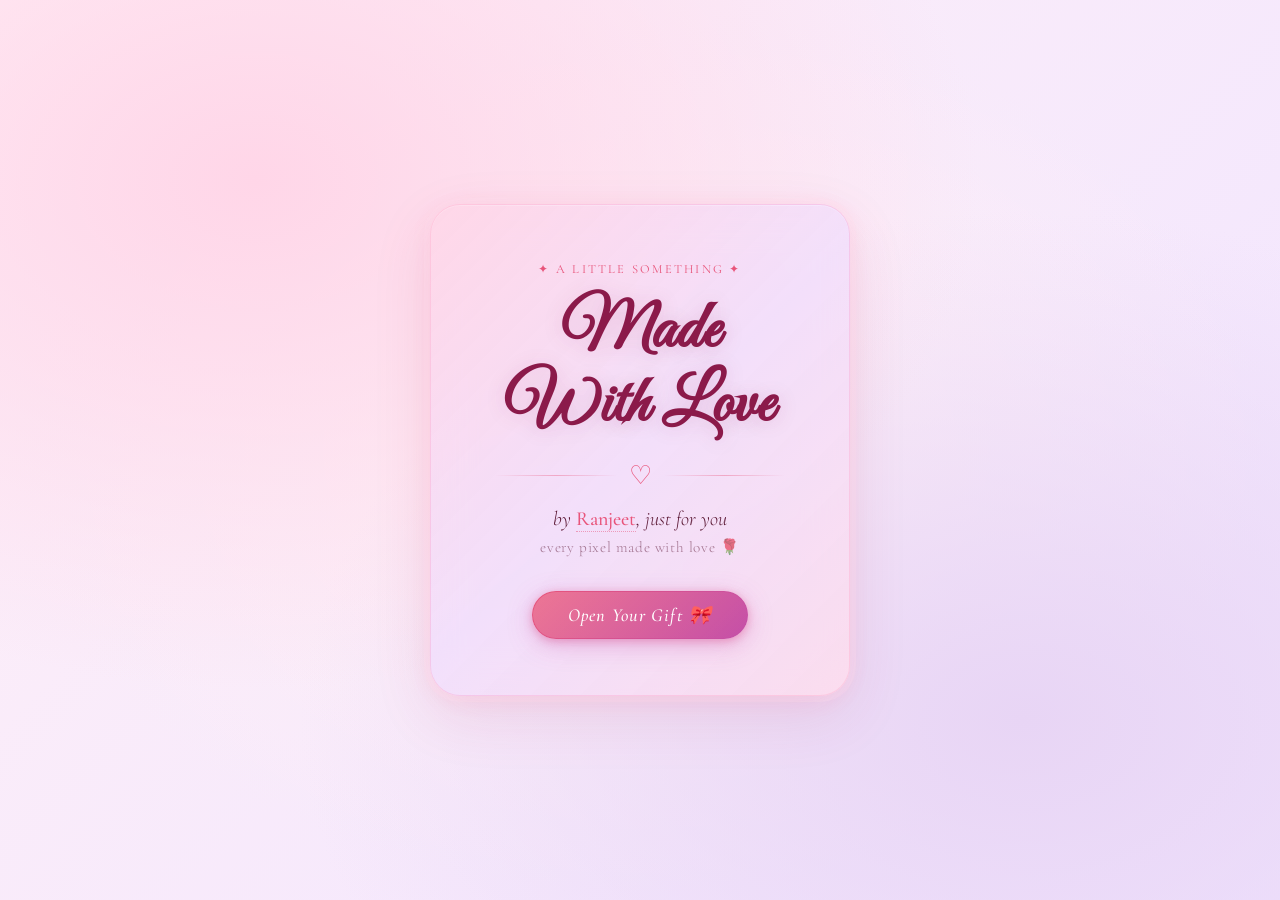
<file: index.html>
<!DOCTYPE html>
<html lang="en">
<head>
    <meta charset="UTF-8">
    <title>Made With Love 🤍</title>
    <link href="https://fonts.googleapis.com/css2?family=Playfair+Display:ital,wght@0,400;1,400&family=Cormorant+Garamond:ital,wght@0,300;1,300;1,500&family=Great+Vibes&display=swap" rel="stylesheet">
    <link rel="stylesheet" href="style.css">
</head>
<body>

    <!-- Floating hearts background -->
    <div class="hearts-bg" id="heartsBg"></div>

    <!-- Petals -->
    <div class="petals" id="petals"></div>

    <div class="container">
        <div class="badge">✦ a little something ✦</div>
        <h1>Made With Love</h1>
        <div class="heart-divider">
            <span class="line"></span>
            <span class="big-heart">♡</span>
            <span class="line"></span>
        </div>
        <p class="byline">by <em>Ranjeet</em>, just for you</p>
        <p class="sub">every pixel made with love 🌹</p>
        <button onclick="goNext()">
            <span class="btn-inner">Open Your Gift 🎀</span>
        </button>
    </div>

    <script>
        function goNext() {
            const burst = document.createElement('div');
            burst.style.cssText = 'position:fixed;inset:0;z-index:9999;display:flex;align-items:center;justify-content:center;pointer-events:none;font-size:3rem;';
            burst.textContent = '💗';
            burst.style.animation = 'burstFade 0.8s ease forwards';
            document.head.insertAdjacentHTML('beforeend', '<style>@keyframes burstFade{0%{opacity:0;transform:scale(0.5)}50%{opacity:1;transform:scale(2.5)}100%{opacity:0;transform:scale(4)}}</style>');
            document.body.appendChild(burst);
            setTimeout(() => { window.location.href = "about.html"; }, 750);
        }

        // Generate floating hearts
        const heartsBg = document.getElementById('heartsBg');
        const heartChars = ['♡', '♥', '❤', '🤍', '💕', '💗', '💓'];
        for (let i = 0; i < 30; i++) {
            const h = document.createElement('span');
            h.classList.add('float-heart');
            h.textContent = heartChars[Math.floor(Math.random() * heartChars.length)];
            h.style.left = Math.random() * 100 + 'vw';
            h.style.animationDuration = (6 + Math.random() * 10) + 's';
            h.style.animationDelay = (Math.random() * 8) + 's';
            h.style.fontSize = (0.8 + Math.random() * 2) + 'rem';
            h.style.opacity = 0.15 + Math.random() * 0.3;
            heartsBg.appendChild(h);
        }

        // Generate falling petals
        const petalsEl = document.getElementById('petals');
        for (let i = 0; i < 18; i++) {
            const p = document.createElement('div');
            p.classList.add('petal');
            p.style.left = Math.random() * 100 + 'vw';
            p.style.animationDuration = (8 + Math.random() * 8) + 's';
            p.style.animationDelay = (Math.random() * 10) + 's';
            p.style.width = (8 + Math.random() * 10) + 'px';
            p.style.height = (8 + Math.random() * 10) + 'px';
            petalsEl.appendChild(p);
        }
    </script>
</body>
</html>
</file>
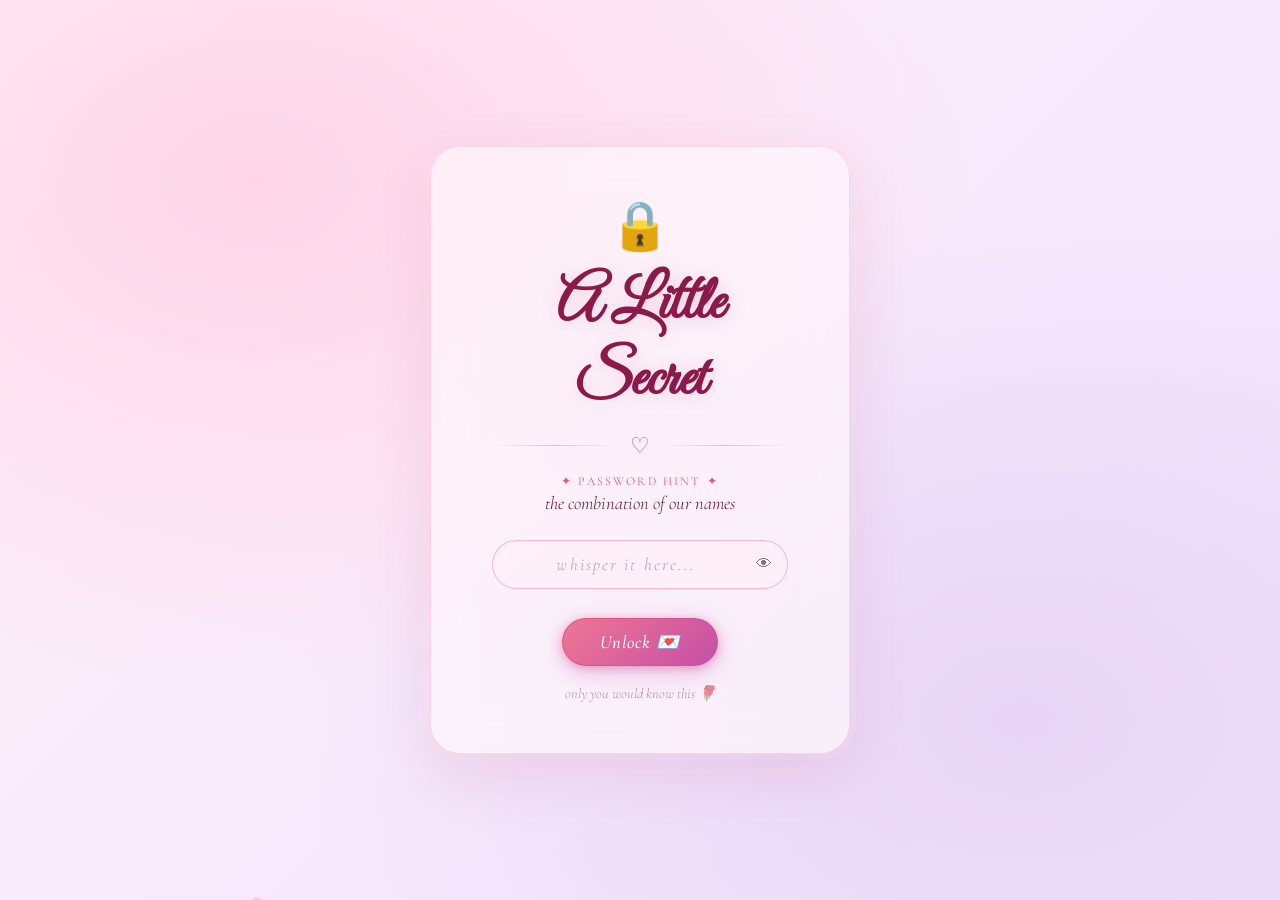
<file: about.html>
<!DOCTYPE html>
<html lang="en">
<head>
    <meta charset="UTF-8">
    <title>A Little Secret 🔐</title>
    <link href="https://fonts.googleapis.com/css2?family=Great+Vibes&family=Cormorant+Garamond:ital,wght@0,300;1,300;1,500&display=swap" rel="stylesheet">
    <link rel="stylesheet" href="about-style.css">
</head>
<body>

    <div class="hearts-bg" id="heartsBg"></div>
    <div class="petals" id="petals"></div>

    <div class="container" id="mainCard">
        <div class="lock-icon" id="lockIcon">🔒</div>
        <h1>A Little Secret</h1>
        <div class="heart-divider">
            <span class="line"></span>
            <span class="big-heart">♡</span>
            <span class="line"></span>
        </div>
        <p class="hint-label">✦ password hint ✦</p>
        <p class="hint">the combination of our names</p>

        <div class="input-wrap">
            <input
                type="password"
                id="passwordInput"
                placeholder="whisper it here..."
                maxlength="20"
                autocomplete="off"
            />
            <span class="eye-toggle" id="eyeToggle" onclick="toggleEye()">👁</span>
        </div>

        <p class="error-msg" id="errorMsg">💔 hmm that's not it, try again my love</p>

        <button onclick="checkPassword()">
            <span class="btn-inner">Unlock 💌</span>
        </button>

        <p class="sub">only you would know this 🌹</p>
    </div>

    <script>
        // Background hearts
        const heartsBg = document.getElementById('heartsBg');
        const heartChars = ['♡', '♥', '❤', '🤍', '💕', '💗', '💓'];
        for (let i = 0; i < 28; i++) {
            const h = document.createElement('span');
            h.classList.add('float-heart');
            h.textContent = heartChars[Math.floor(Math.random() * heartChars.length)];
            h.style.left = Math.random() * 100 + 'vw';
            h.style.animationDuration = (6 + Math.random() * 10) + 's';
            h.style.animationDelay = (Math.random() * 8) + 's';
            h.style.fontSize = (0.8 + Math.random() * 2) + 'rem';
            h.style.opacity = 0.15 + Math.random() * 0.25;
            heartsBg.appendChild(h);
        }

        // Falling petals
        const petalsEl = document.getElementById('petals');
        for (let i = 0; i < 15; i++) {
            const p = document.createElement('div');
            p.classList.add('petal');
            p.style.left = Math.random() * 100 + 'vw';
            p.style.animationDuration = (8 + Math.random() * 8) + 's';
            p.style.animationDelay = (Math.random() * 10) + 's';
            p.style.width = (8 + Math.random() * 10) + 'px';
            p.style.height = (8 + Math.random() * 10) + 'px';
            petalsEl.appendChild(p);
        }

        // Allow enter key
        document.getElementById('passwordInput').addEventListener('keydown', function(e) {
            if (e.key === 'Enter') checkPassword();
        });

        function toggleEye() {
            const input = document.getElementById('passwordInput');
            input.type = input.type === 'password' ? 'text' : 'password';
        }

        function checkPassword() {
            const val = document.getElementById('passwordInput').value.trim().toLowerCase();
            const errorMsg = document.getElementById('errorMsg');
            const lockIcon = document.getElementById('lockIcon');
            const card = document.getElementById('mainCard');

            if (val === 'rashti') {
                // Success!
                lockIcon.textContent = '🔓';
                lockIcon.style.animation = 'bounceIn 0.5s ease';
                card.classList.add('success-glow');
                errorMsg.style.display = 'none';

                // Spawn heart burst
                spawnHeartBurst();

                setTimeout(() => {
                    window.location.href = "her.html";
                }, 1400);
            } else {
                // Wrong password shake
                errorMsg.style.display = 'block';
                card.classList.remove('shake');
                void card.offsetWidth;
                card.classList.add('shake');
            }
        }

        function spawnHeartBurst() {
            const hearts = ['💗','💕','💓','♥','🌹','💖','✨'];
            for (let i = 0; i < 18; i++) {
                const el = document.createElement('div');
                el.className = 'burst-heart';
                el.textContent = hearts[Math.floor(Math.random() * hearts.length)];
                const angle = Math.random() * 360;
                const dist = 80 + Math.random() * 160;
                el.style.cssText = `
                    position: fixed;
                    left: 50%; top: 50%;
                    font-size: ${1 + Math.random() * 1.5}rem;
                    pointer-events: none;
                    z-index: 9999;
                    animation: burstOut 1.2s ease forwards;
                    --dx: ${Math.cos(angle * Math.PI/180) * dist}px;
                    --dy: ${Math.sin(angle * Math.PI/180) * dist}px;
                `;
                document.body.appendChild(el);
                setTimeout(() => el.remove(), 1300);
            }
        }
    </script>
</body>
</html>
</file>
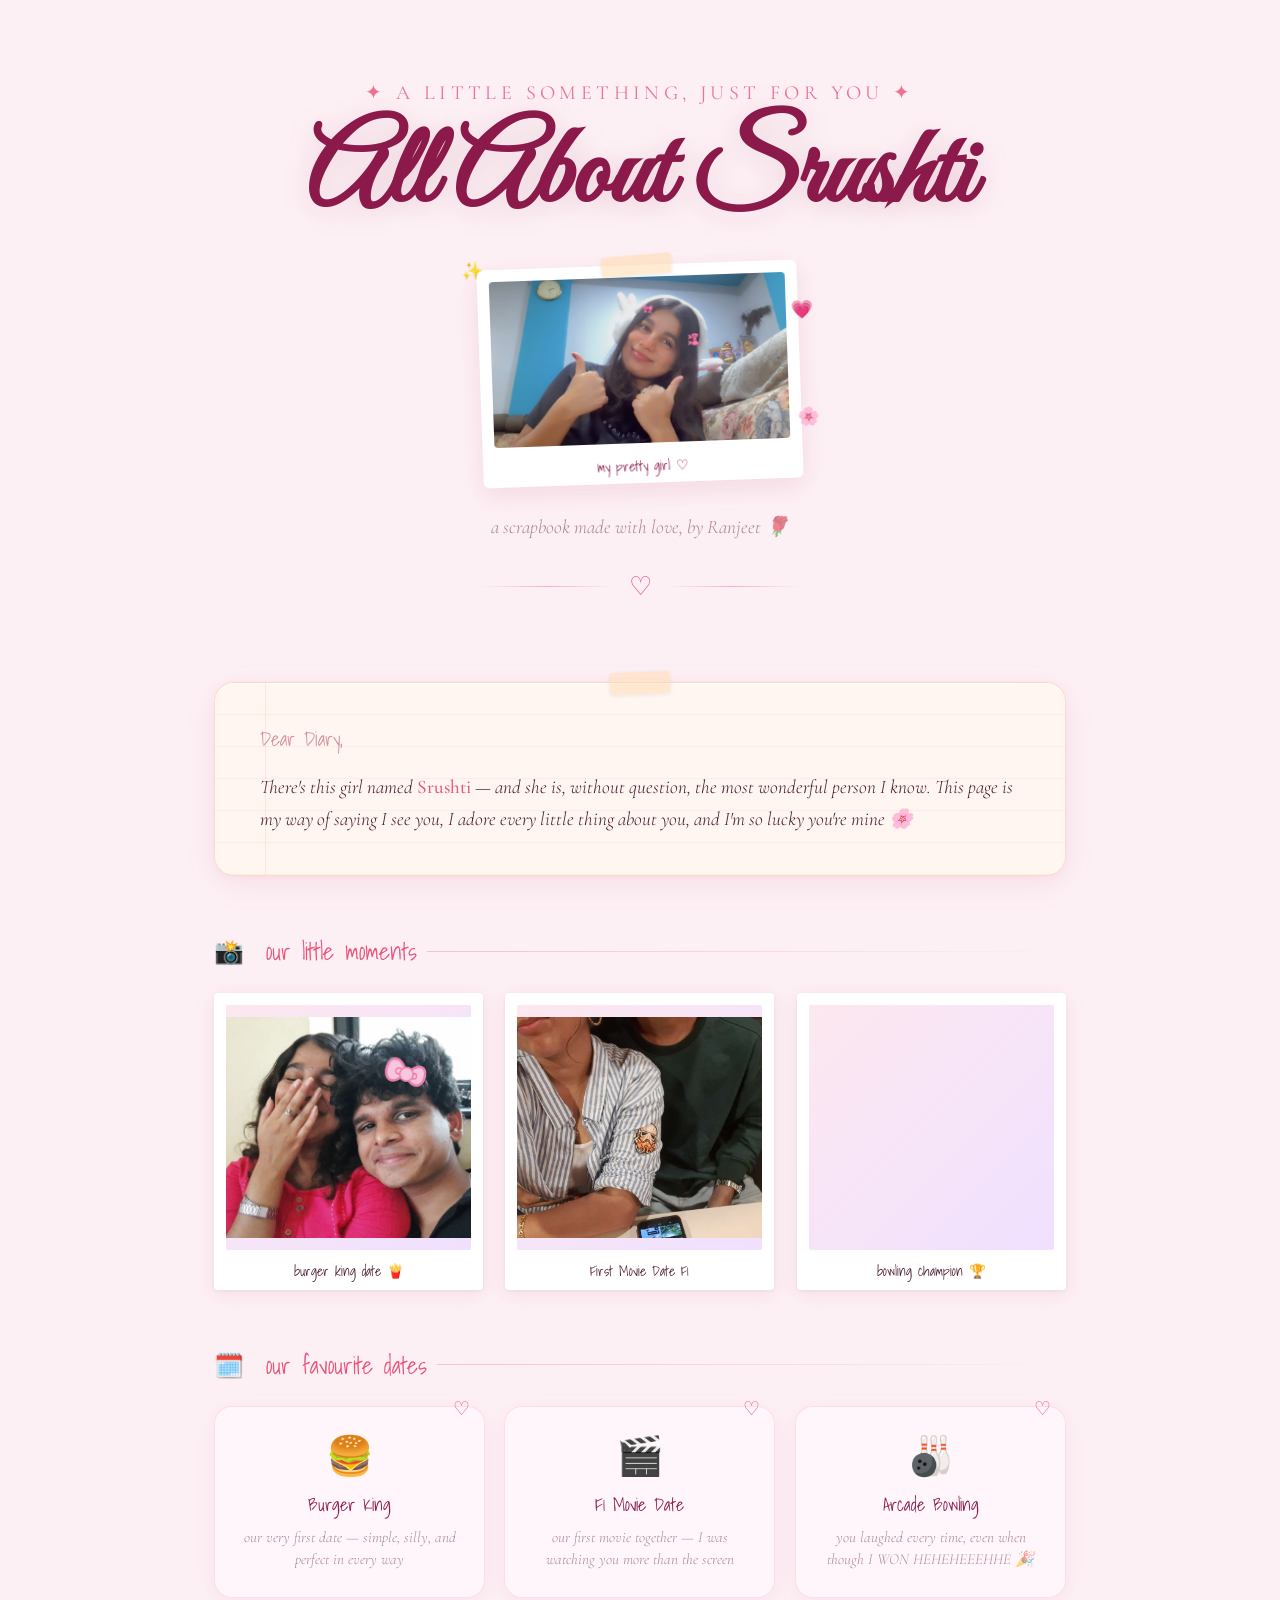
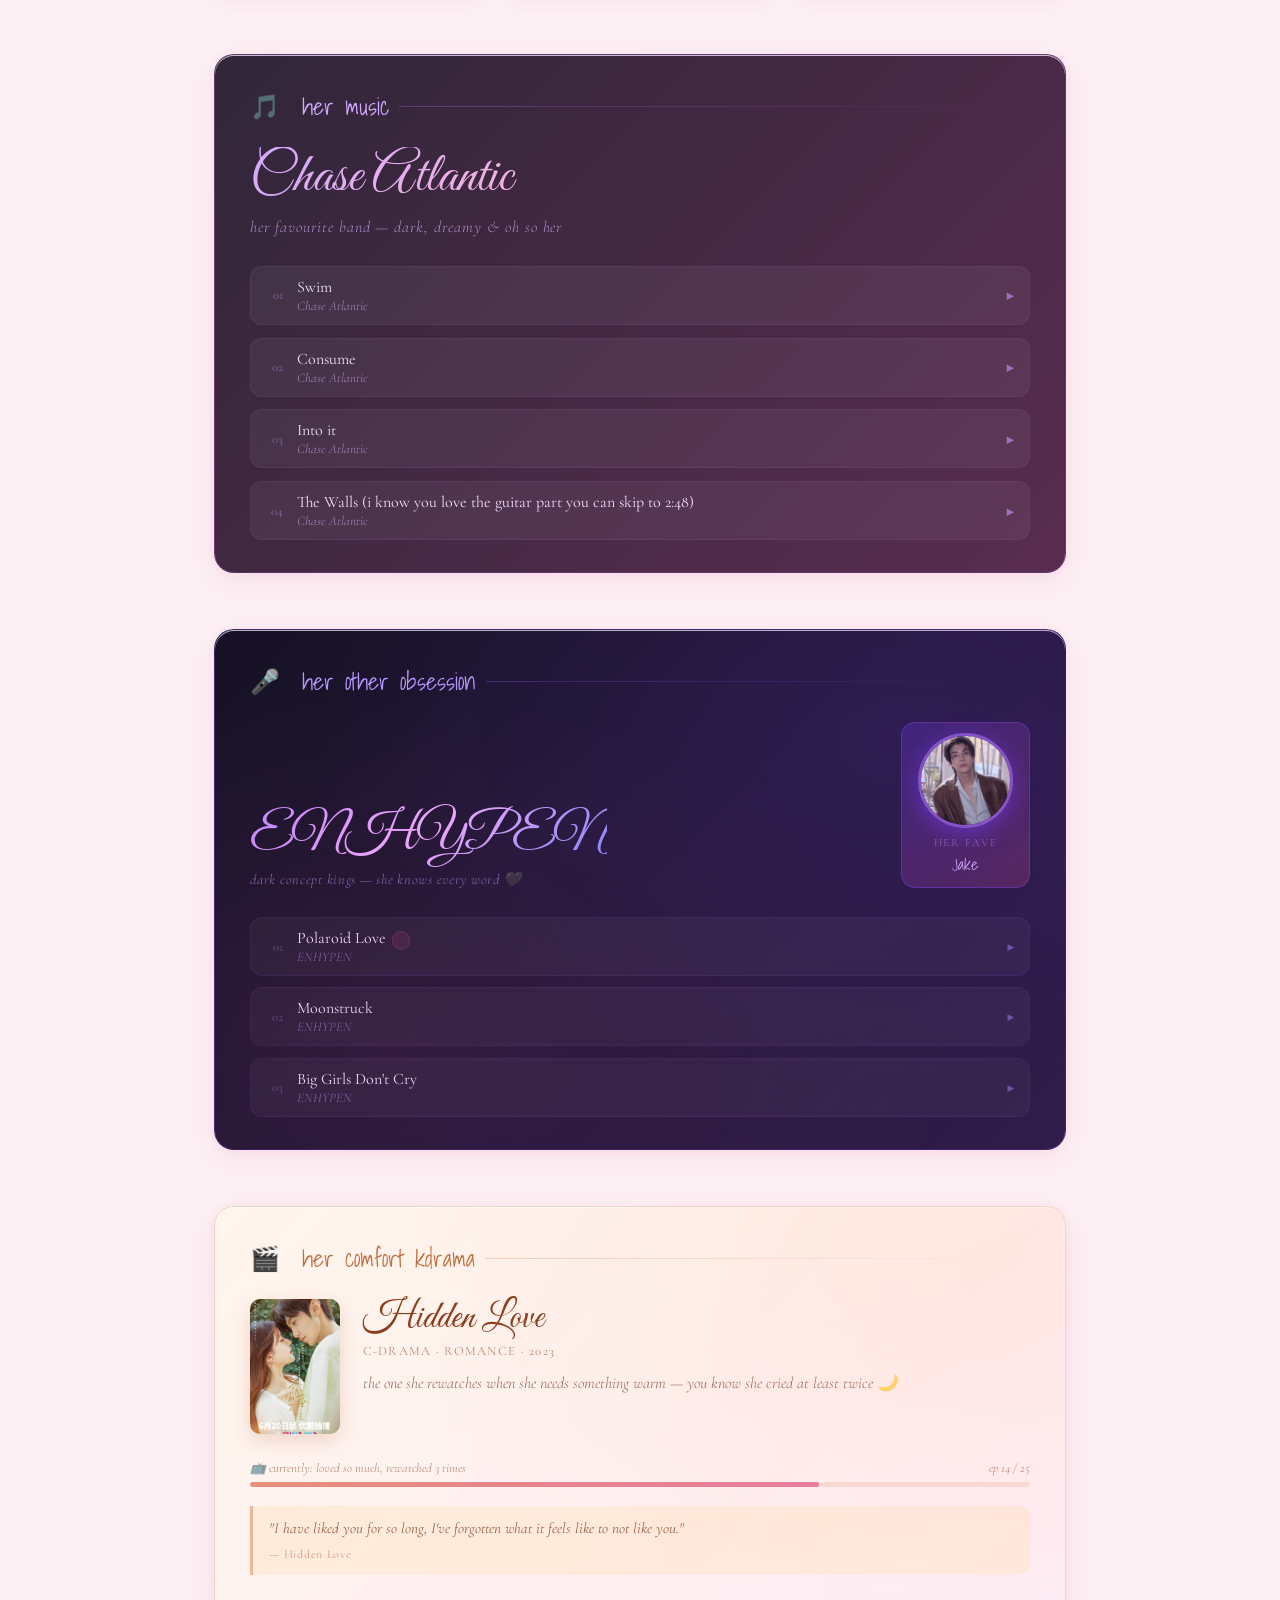
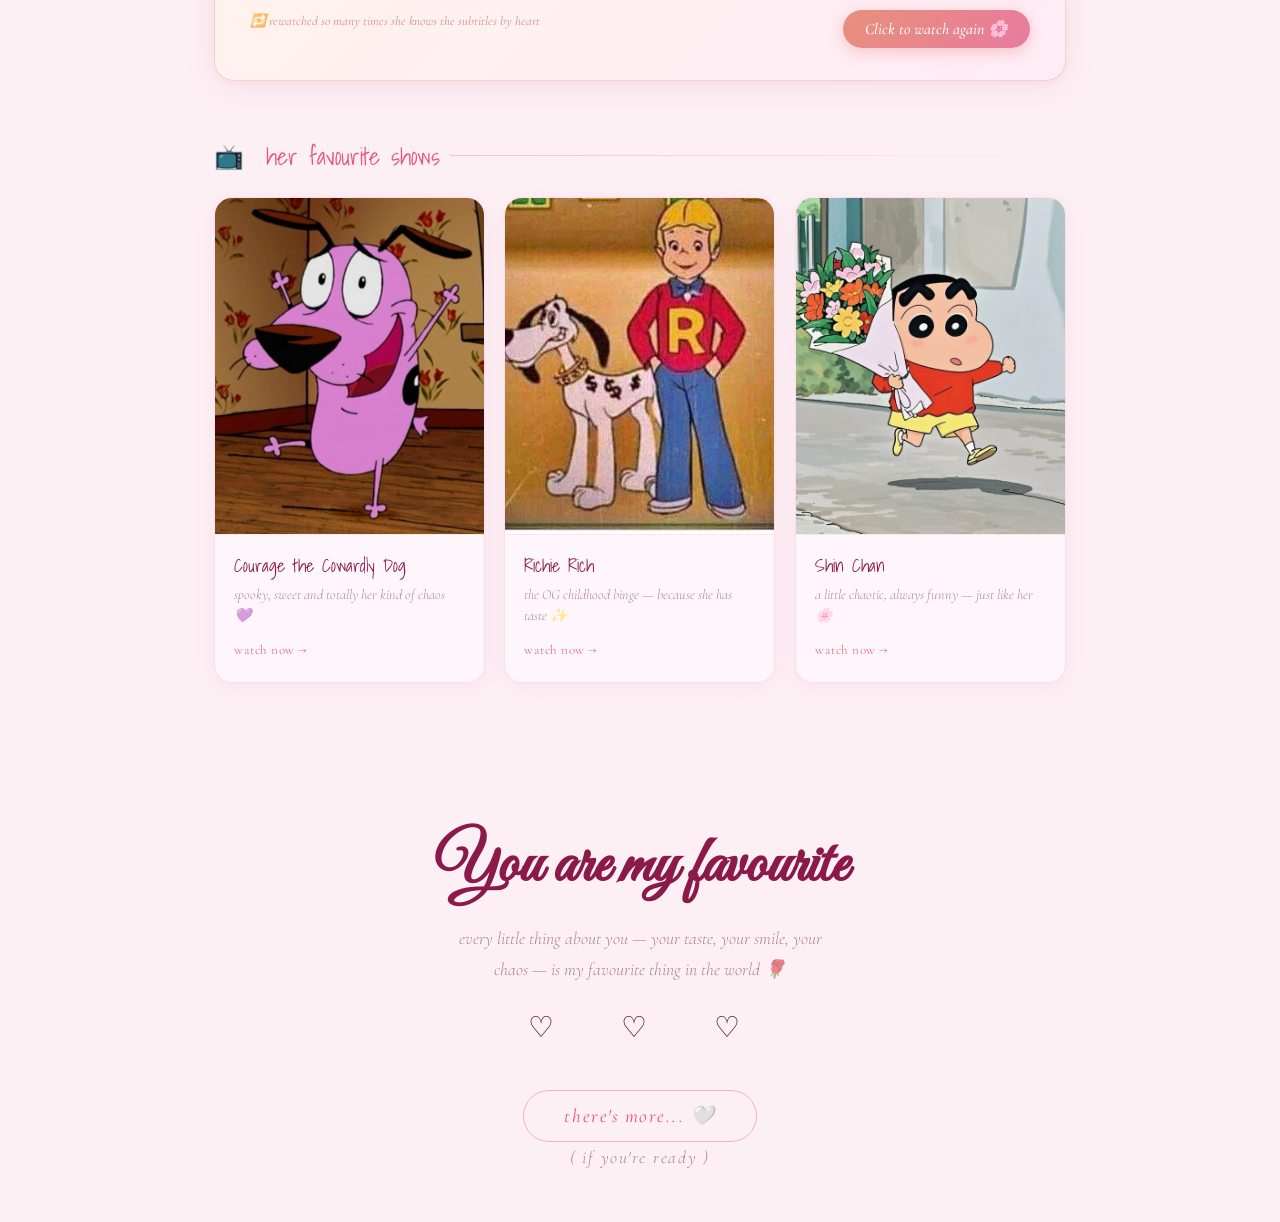
<file: her.html>
<!DOCTYPE html>
<html lang="en">

<head>
    <meta charset="UTF-8">
    <title>All About Srushti 🌸</title>
    <link
        href="https://fonts.googleapis.com/css2?family=Great+Vibes&family=Cormorant+Garamond:ital,wght@0,300;0,400;1,300;1,500&family=Shadows+Into+Light&display=swap"
        rel="stylesheet">
    <style>
        :root {
            --rose: #e8547a;
            --deep: #8b1a4a;
            --blush: #fde8f0;
            --text: #4a1a30;
            --muted: rgba(92, 26, 54, 0.5);
            --card: rgba(255, 248, 252, 0.75);
        }

        *,
        *::before,
        *::after {
            box-sizing: border-box;
            margin: 0;
            padding: 0;
        }

        html {
            scroll-behavior: smooth;
        }

        body {
            background: #fdf0f5;
            font-family: 'Cormorant Garamond', serif;
            color: var(--text);
            min-height: 100vh;
            overflow-x: hidden;
        }

        /* ── Floating hearts bg ── */
        .hearts-bg {
            position: fixed;
            inset: 0;
            pointer-events: none;
            z-index: 0;
            overflow: hidden;
            contain: strict;
        }

        .float-heart {
            position: absolute;
            bottom: -3rem;
            color: var(--rose);
            animation: floatUp linear infinite;
            pointer-events: none;
            will-change: transform, opacity;
            transform: translateZ(0);
        }

        @keyframes floatUp {
            0% {
                transform: translateY(0) scale(1);
                opacity: 0;
            }

            10% {
                opacity: 0.6;
            }

            90% {
                opacity: 0.3;
            }

            100% {
                transform: translateY(-110vh) scale(0.5);
                opacity: 0;
            }
        }

        /* ── Hero ── */
        .hero {
            position: relative;
            z-index: 1;
            text-align: center;
            padding: 5rem 2rem 3rem;
        }

        .hero-tag {
            display: inline-block;
            font-size: 20px;
            letter-spacing: 0.22em;
            text-transform: uppercase;
            color: var(--rose);
            opacity: 0.8;
            margin-bottom: 1rem;
            font-family: 'Cormorant Garamond', serif;
        }

        .hero h1 {
            font-family: 'Great Vibes', cursive;
            font-size: clamp(4rem, 12vw, 7rem);
            color: var(--deep);
            line-height: 1;
            text-shadow: 0 4px 30px rgba(140, 26, 74, 0.15);
            animation: fadeUp 1.2s ease both;
        }

        .hero-sub {
            font-style: italic;
            font-size: 1.2rem;
            font-weight: 300;
            color: var(--muted);
            margin-top: 1rem;
            animation: fadeUp 1.2s 0.2s ease both;
        }

        .hero-divider {
            display: flex;
            align-items: center;
            justify-content: center;
            gap: 14px;
            margin: 2rem auto;
            max-width: 320px;
        }

        .hero-divider .line {
            flex: 1;
            height: 1px;
            background: linear-gradient(to right, transparent, rgba(232, 84, 122, 0.4), transparent);
        }

        .hero-heart {
            font-size: 1.6rem;
            color: var(--rose);
            animation: heartbeat 1.6s ease-in-out infinite;
        }

        @keyframes heartbeat {

            0%,
            100% {
                transform: scale(1);
            }

            14% {
                transform: scale(1.3);
            }

            28% {
                transform: scale(1);
            }

            42% {
                transform: scale(1.15);
            }
        }

        @keyframes fadeUp {
            from {
                opacity: 0;
                transform: translateY(28px);
            }

            to {
                opacity: 1;
                transform: translateY(0);
            }
        }

        /* ── Page layout ── */
        .page {
            position: relative;
            z-index: 1;
            max-width: 900px;
            margin: 0 auto;
            padding: 0 1.5rem 6rem;
            display: flex;
            flex-direction: column;
            gap: 3.5rem;
        }

        /* ── Section header ── */
        .section-label {
            font-family: 'Shadows Into Light', cursive;
            font-size: 1.5rem;
            color: var(--rose);
            margin-bottom: 1.4rem;
            display: flex;
            align-items: center;
            gap: 10px;
        }

        .section-label::after {
            content: '';
            flex: 1;
            height: 1px;
            background: linear-gradient(to right, rgba(232, 84, 122, 0.3), transparent);
        }

        /* ── Tape decoration ── */
        .tape {
            display: inline-block;
            background: rgba(255, 220, 180, 0.55);
            width: 60px;
            height: 22px;
            border-radius: 3px;
            position: absolute;
            top: -11px;
            left: 50%;
            transform: translateX(-50%) rotate(-2deg);
            box-shadow: 0 1px 4px rgba(0, 0, 0, 0.08);
        }

        /* ── Cards base ── */
        .card {
            background: rgba(255, 248, 252, 0.92);
            border-radius: 20px;
            border: 1.5px solid rgba(255, 180, 210, 0.4);
            box-shadow:
                0 8px 32px rgba(180, 50, 100, 0.08),
                0 2px 8px rgba(255, 150, 180, 0.12),
                inset 0 1px 0 rgba(255, 255, 255, 0.7);
            position: relative;
            padding: 2rem 2.2rem;
            transition: transform 0.3s ease, box-shadow 0.3s ease;
        }

        .card:hover {
            transform: translateY(-4px) rotate(0.3deg);
            box-shadow:
                0 16px 48px rgba(180, 50, 100, 0.13),
                0 4px 16px rgba(255, 150, 180, 0.18);
        }

        /* ── Diary intro card ── */
        .diary-card {
            background: rgba(255, 248, 240, 0.8);
            border: 1.5px solid rgba(232, 168, 124, 0.3);
            padding: 2.5rem 2.8rem;
            position: relative;
        }

        .diary-card::before {
            content: '';
            position: absolute;
            left: 50px;
            top: 0;
            bottom: 0;
            width: 1px;
            background: rgba(232, 168, 124, 0.2);
        }

        .diary-lines {
            background-image: repeating-linear-gradient(to bottom,
                    transparent, transparent 31px,
                    rgba(232, 168, 124, 0.12) 31px, rgba(232, 168, 124, 0.12) 32px);
        }

        .diary-date {
            font-family: 'Shadows Into Light', cursive;
            font-size: 20px;
            color: rgba(180, 80, 100, 0.6);
            margin-bottom: 1rem;
        }

        .diary-text {
            font-style: italic;
            font-size: 1.2rem;
            font-weight: 300;
            line-height: 2rem;
            color: var(--text);
        }

        .diary-text strong {
            font-style: normal;
            font-weight: 500;
            color: var(--rose);
        }

        .photo-frame video {
            width: 100%;
            height: 100%;
            object-fit: cover;
            border-radius: 2px;
        }

        /* ── Photo grid ── */
        .photo-section {}

        .photo-grid {
            display: grid;
            grid-template-columns: repeat(3, 1fr);
            gap: 1.4rem;
        }

        .polaroid {
            background: white;
            padding: 12px 12px 40px;
            border-radius: 4px;
            box-shadow: 0 4px 20px rgba(180, 50, 100, 0.1), 0 1px 4px rgba(0, 0, 0, 0.06);
            transform: rotate(var(--rot, -2deg));
            transition: transform 0.3s ease, box-shadow 0.3s ease;
            position: relative;
        }

        .polaroid:nth-child(2) {
            --rot: 1.5deg;
        }

        .polaroid:nth-child(3) {
            --rot: -1deg;
        }

        .polaroid:hover {
            transform: rotate(0deg) scale(1.04);
            box-shadow: 0 12px 40px rgba(180, 50, 100, 0.18);
            z-index: 2;
        }

        .photo-frame {
            width: 100%;
            aspect-ratio: 1;
            background: linear-gradient(135deg, #fde8f0, #f0e0ff);
            border-radius: 2px;
            display: flex;
            flex-direction: column;
            align-items: center;
            justify-content: center;
            gap: 8px;
            overflow: hidden;
        }

        .photo-frame img {
            width: 100%;
            height: 90%;
            object-fit: cover;
        }

        .photo-frame .placeholder-emoji {
            font-size: 2.5rem;
        }

        .photo-frame .placeholder-text {
            font-family: 'Shadows Into Light', cursive;
            font-size: 0.75rem;
            color: var(--muted);
            text-align: center;
            padding: 0 8px;
        }

        .polaroid-caption {
            position: absolute;
            bottom: 0;
            left: 0;
            right: 0;
            text-align: center;
            padding: 8px 4px;
            font-family: 'Shadows Into Light', cursive;
            font-size: 0.85rem;
            color: var(--text);
        }

        /* ── Our Dates ── */
        .dates-grid {
            display: grid;
            grid-template-columns: repeat(auto-fit, minmax(220px, 1fr));
            gap: 1.2rem;
        }

        .date-card {
            background: var(--card);
            border: 1.5px solid rgba(255, 180, 210, 0.4);
            border-radius: 18px;
            padding: 1.6rem 1.4rem;
            text-align: center;
            box-shadow: 0 4px 20px rgba(180, 50, 100, 0.07);
            transition: transform 0.3s ease;
            position: relative;
        }

        .date-card:hover {
            transform: translateY(-5px) rotate(-0.5deg);
        }

        .date-emoji {
            font-size: 2.4rem;
            margin-bottom: 0.6rem;
            display: block;
        }

        .date-title {
            font-family: 'Shadows Into Light', cursive;
            font-size: 1.15rem;
            color: var(--deep);
            margin-bottom: 0.4rem;
        }

        .date-desc {
            font-style: italic;
            font-size: 0.95rem;
            font-weight: 300;
            color: var(--muted);
            line-height: 1.5;
        }

        .date-heart {
            position: absolute;
            top: -10px;
            right: 14px;
            font-size: 1.2rem;
            color: var(--rose);
        }

        /* ── Food she loves ── */
        .food-section .card {
            padding: 2rem 2.2rem;
        }

        .food-note {
            font-style: italic;
            font-size: 1.05rem;
            font-weight: 300;
            color: var(--muted);
            margin-bottom: 1.6rem;
            line-height: 1.6;
        }

        .food-tags {
            display: flex;
            flex-wrap: wrap;
            gap: 0.7rem;
        }

        .food-tag {
            background: linear-gradient(135deg, rgba(255, 182, 210, 0.35), rgba(220, 180, 255, 0.25));
            border: 1px solid rgba(232, 84, 122, 0.25);
            border-radius: 50px;
            padding: 7px 18px;
            font-size: 1rem;
            font-weight: 300;
            color: var(--deep);
            transition: all 0.25s ease;
            cursor: default;
        }

        .food-tag:hover {
            background: linear-gradient(135deg, rgba(232, 84, 122, 0.2), rgba(196, 79, 168, 0.15));
            transform: scale(1.05);
        }

        /* ── Music ── */
        .music-card {
            background: linear-gradient(135deg, rgba(20, 10, 30, 0.88), rgba(60, 10, 50, 0.85));
            border: 1.5px solid rgba(200, 100, 255, 0.25);
            color: #f0e0ff;
        }

        .music-card:hover {
            transform: translateY(-4px);
        }

        .music-card .section-label {
            color: #d4a8ff;
        }

        .music-card .section-label::after {
            background: linear-gradient(to right, rgba(200, 100, 255, 0.3), transparent);
        }

        .band-name {
            font-family: 'Great Vibes', cursive;
            font-size: 3.5rem;
            background: linear-gradient(135deg, #d4a8ff, #ffb7d5, #a8d4ff);
            -webkit-background-clip: text;
            -webkit-text-fill-color: transparent;
            background-clip: text;
            line-height: 1.1;
            margin-bottom: 0.5rem;
        }

        .band-tagline {
            font-style: italic;
            font-size: 1rem;
            font-weight: 300;
            color: rgba(220, 180, 255, 0.7);
            margin-bottom: 1.8rem;
            letter-spacing: 0.06em;
        }

        .song-list {
            display: flex;
            flex-direction: column;
            gap: 0.8rem;
        }

        .song-row {
            display: flex;
            align-items: center;
            gap: 14px;
            padding: 10px 14px;
            border-radius: 12px;
            background: rgba(255, 255, 255, 0.05);
            border: 1px solid rgba(200, 100, 255, 0.1);
            transition: background 0.25s ease;
            text-decoration: none;
        }

        .song-row:hover {
            background: rgba(200, 100, 255, 0.12);
        }

        .song-num {
            font-size: 0.8rem;
            color: rgba(200, 150, 255, 0.5);
            width: 18px;
            text-align: right;
            flex-shrink: 0;
        }

        .song-info {
            flex: 1;
        }

        .song-title {
            font-size: 1rem;
            color: #f0e0ff;
            font-weight: 400;
        }

        .song-artist {
            font-size: 0.82rem;
            color: rgba(220, 180, 255, 0.55);
            font-style: italic;
            margin-top: 1px;
        }

        .play-icon {
            font-size: 1rem;
            color: rgba(200, 150, 255, 0.6);
        }

        .song-row:hover .play-icon {
            color: #d4a8ff;
        }

        .enhypen-card {
            background: linear-gradient(135deg, rgba(10, 5, 25, 0.95), rgba(30, 10, 60, 0.92));
            border: 1.5px solid rgba(150, 80, 255, 0.25);
            color: #f0e0ff;
            overflow: hidden;
            position: relative;
        }

        .enhypen-card::before {
            content: '';
            position: absolute;
            inset: 0;
            background:
                radial-gradient(ellipse at 80% 20%, rgba(120, 60, 255, 0.12) 0%, transparent 60%),
                radial-gradient(ellipse at 20% 80%, rgba(255, 80, 160, 0.08) 0%, transparent 60%);
            pointer-events: none;
        }

        .enhypen-card .section-label {
            color: #b897ff;
        }

        .enhypen-card .section-label::after {
            background: linear-gradient(to right, rgba(150, 80, 255, 0.3), transparent);
        }

        .enhypen-header {
            display: flex;
            align-items: flex-end;
            justify-content: space-between;
            margin-bottom: 1.8rem;
            gap: 1rem;
        }

        .enhypen-name {
            font-family: 'Great Vibes', cursive;
            font-size: 3.2rem;
            background: linear-gradient(135deg, #c084ff, #f0abff, #818cf8);
            -webkit-background-clip: text;
            -webkit-text-fill-color: transparent;
            background-clip: text;
            line-height: 1.2;
            /* FIX */
            padding-top: 10px;
            /* EXTRA SAFETY */
        }

        .enhypen-tagline {
            font-style: italic;
            font-size: 0.9rem;
            font-weight: 300;
            color: rgba(200, 160, 255, 0.6);
            margin-top: 0.3rem;
            letter-spacing: 0.05em;
        }

        .jake-badge {
            background: linear-gradient(135deg, rgba(120, 60, 255, 0.25), rgba(255, 80, 160, 0.2));
            border: 1px solid rgba(150, 80, 255, 0.3);
            border-radius: 14px;
            padding: 10px 16px;
            text-align: center;
            flex-shrink: 0;
        }

        .jake-image-wrap {
            width: 95px;
            /* bigger */
            height: 95px;
            /* bigger */
            border-radius: 50%;
            overflow: hidden;
            margin: 0 auto 8px;
            border: 3px solid rgba(180, 120, 255, 0.6);
            box-shadow: 0 6px 20px rgba(120, 60, 255, 0.5);
            transition: transform 0.3s ease;
        }

        .jake-img {
            width: 100%;
            height: 100%;
            object-fit: cover;
        }

        .jake-badge:hover .jake-image-wrap {
            transform: scale(1.08);
        }

        .jake-caption {
            font-size: 0.7rem;
            color: rgba(220, 180, 255, 0.6);
            font-style: italic;
            margin-top: 3px;
            display: block;
        }

        .jake-badge .jake-emoji {
            font-size: 1.6rem;
            display: block;
            margin-bottom: 4px;
        }

        .jake-badge .jake-label {
            font-size: 0.7rem;
            letter-spacing: 0.14em;
            text-transform: uppercase;
            color: rgba(200, 160, 255, 0.5);
            display: block;
        }

        .jake-badge .jake-name {
            font-family: 'Shadows Into Light', cursive;
            font-size: 1rem;
            color: #d4b0ff;
            display: block;
            margin-top: 2px;
        }

        .enhypen-songs {
            display: flex;
            flex-direction: column;
            gap: 0.7rem;
        }

        .enhypen-row {
            display: flex;
            align-items: center;
            gap: 14px;
            padding: 10px 14px;
            border-radius: 12px;
            background: rgba(255, 255, 255, 0.04);
            border: 1px solid rgba(150, 80, 255, 0.1);
            transition: background 0.25s ease;
            text-decoration: none;
        }

        .enhypen-row:hover {
            background: rgba(120, 60, 255, 0.12);
        }

        .enhypen-num {
            font-size: 0.78rem;
            color: rgba(180, 130, 255, 0.45);
            width: 18px;
            text-align: right;
            flex-shrink: 0;
        }

        .enhypen-info {
            flex: 1;
        }

        .enhypen-title {
            font-size: 1rem;
            color: #f0e0ff;
            font-weight: 400;
        }

        .enhypen-artist {
            font-size: 0.82rem;
            color: rgba(200, 160, 255, 0.5);
            font-style: italic;
            margin-top: 1px;
        }

        .enhypen-play {
            font-size: 0.9rem;
            color: rgba(180, 130, 255, 0.5);
        }

        .enhypen-row:hover .enhypen-play {
            color: #c084ff;
        }

        .enhypen-fave-tag {
            font-size: 0.68rem;
            letter-spacing: 0.1em;
            text-transform: uppercase;
            color: rgba(255, 150, 220, 0.7);
            background: rgba(255, 80, 160, 0.1);
            border: 1px solid rgba(255, 80, 160, 0.2);
            border-radius: 20px;
            padding: 2px 8px;
            margin-left: 6px;
            vertical-align: middle;
        }

        /* ── Hidden Love Card ── */
        .hidden-love-card {
            background: linear-gradient(135deg, rgba(255, 245, 235, 0.95), rgba(255, 235, 245, 0.92));
            border: 1.5px solid rgba(220, 140, 100, 0.3);
            position: relative;
            overflow: hidden;
        }

        .hidden-love-card::before {
            content: '';
            position: absolute;
            inset: 0;
            background: radial-gradient(ellipse at 90% 10%, rgba(255, 180, 120, 0.15) 0%, transparent 60%);
            pointer-events: none;
        }

        .hidden-love-card .section-label {
            color: #c07040;
        }

        .hidden-love-card .section-label::after {
            background: linear-gradient(to right, rgba(200, 120, 60, 0.3), transparent);
        }

        .hl-top {
            display: flex;
            gap: 1.4rem;
            align-items: flex-start;
            margin-bottom: 1.6rem;
        }

        .hl-poster {
            width: 90px;
            flex-shrink: 0;
            aspect-ratio: 2/3;
            border-radius: 10px;
            overflow: hidden;
            box-shadow: 0 6px 20px rgba(180, 80, 40, 0.2);
            background: linear-gradient(135deg, #ffe0c0, #ffc0d8);
            display: flex;
            align-items: center;
            justify-content: center;
            font-size: 2rem;
        }

        .hl-poster img {
            width: 100%;
            height: 100%;
            object-fit: cover;
        }

        .hl-info {
            flex: 1;
        }

        .hl-title {
            font-family: 'Great Vibes', cursive;
            font-size: 2.4rem;
            color: #8b3a1a;
            line-height: 1;
            margin-bottom: 0.3rem;
        }

        .hl-meta {
            font-size: 0.8rem;
            color: rgba(140, 60, 30, 0.6);
            letter-spacing: 0.1em;
            text-transform: uppercase;
            margin-bottom: 0.8rem;
        }

        .hl-desc {
            font-style: italic;
            font-size: 1rem;
            font-weight: 300;
            color: rgba(100, 40, 20, 0.7);
            line-height: 1.6;
        }

        .hl-progress-wrap {
            margin-bottom: 1.2rem;
        }

        .hl-progress-label {
            display: flex;
            justify-content: space-between;
            font-size: 0.8rem;
            color: rgba(140, 60, 30, 0.55);
            font-style: italic;
            margin-bottom: 6px;
        }

        .hl-progress-bar {
            width: 100%;
            height: 5px;
            background: rgba(220, 140, 100, 0.2);
            border-radius: 10px;
            overflow: hidden;
        }

        .hl-progress-fill {
            height: 100%;
            width: 73%;
            background: linear-gradient(to right, #e8907a, #e87aa0);
            border-radius: 10px;
            animation: progressPulse 3s ease-in-out infinite;
        }

        @keyframes progressPulse {

            0%,
            100% {
                opacity: 1;
            }

            50% {
                opacity: 0.7;
            }
        }

        .hl-quote {
            background: rgba(255, 220, 180, 0.35);
            border-left: 3px solid rgba(220, 130, 80, 0.5);
            border-radius: 0 10px 10px 0;
            padding: 10px 16px;
            font-style: italic;
            font-size: 0.95rem;
            color: rgba(120, 50, 20, 0.75);
            margin-bottom: 1.2rem;
            line-height: 1.6;
        }

        .hl-quote span {
            display: block;
            font-size: 0.75rem;
            color: rgba(180, 80, 40, 0.5);
            margin-top: 5px;
            font-style: normal;
            letter-spacing: 0.06em;
        }

        .hl-rewatch {
            display: inline-flex;
            align-items: center;
            gap: 6px;
            font-size: 0.82rem;
            font-style: italic;
            color: rgba(180, 80, 60, 0.6);
        }

        .hl-watch-btn {
            display: inline-flex;
            align-items: center;
            gap: 8px;
            margin-top: 1rem;
            padding: 9px 22px;
            border-radius: 50px;
            background: linear-gradient(135deg, #e8907a, #e87aa0);
            color: white;
            font-family: 'Cormorant Garamond', serif;
            font-style: italic;
            font-size: 1rem;
            font-weight: 500;
            text-decoration: none;
            border: none;
            box-shadow: 0 4px 16px rgba(220, 100, 80, 0.3);
            transition: all 0.3s ease;
        }

        .hl-watch-btn:hover {
            transform: translateY(-2px);
            box-shadow: 0 8px 24px rgba(220, 100, 80, 0.4);
        }

        /* ── Shows ── */
        .shows-grid {
            display: grid;
            grid-template-columns: repeat(auto-fit, minmax(200px, 1fr));
            gap: 1.2rem;
        }

        .show-card {
            background: var(--card);
            border: 1.5px solid rgba(255, 180, 210, 0.4);
            border-radius: 18px;
            overflow: hidden;
            box-shadow: 0 4px 20px rgba(180, 50, 100, 0.07);
            transition: transform 0.3s ease, box-shadow 0.3s ease;
            text-decoration: none;
            color: inherit;
            display: flex;
            flex-direction: column;
        }

        .show-card:hover {
            transform: translateY(-6px);
            box-shadow: 0 16px 40px rgba(180, 50, 100, 0.14);
        }

        .show-thumb img {
            width: 100%;
            height: 100%;
            object-fit: cover;
            display: block;
        }

        .show-thumb {
            width: 100%;
            aspect-ratio: 4/5;
            position: relative;
            overflow: hidden;
            border-bottom: 1px solid rgba(0, 0, 0, 0.05);
        }

        .show-thumb.courage {
            background: linear-gradient(135deg, #1a0533, #3d0066);
        }

        .show-thumb.richie {
            background: linear-gradient(135deg, #fffbe0, #ffe066);
        }

        .show-thumb.shin {
            background: linear-gradient(135deg, #fffde0, #ffeb9c);
        }

        .show-body {
            padding: 1rem 1.2rem 1.4rem;
            flex: 1;
        }

        .show-title {
            font-family: 'Shadows Into Light', cursive;
            font-size: 1.1rem;
            color: var(--deep);
            margin-bottom: 0.3rem;
        }

        .show-desc {
            font-size: 0.88rem;
            font-style: italic;
            font-weight: 300;
            color: var(--muted);
            line-height: 1.5;
            margin-bottom: 0.8rem;
        }

        .show-link {
            display: inline-flex;
            align-items: center;
            gap: 6px;
            font-size: 0.82rem;
            color: var(--rose);
            letter-spacing: 0.04em;
            opacity: 0.85;
        }

        .show-link:hover {
            opacity: 1;
            text-decoration: underline;
        }

        /* ── Closing note ── */
        .closing {
            text-align: center;
            padding: 3rem 2rem;
            position: relative;
            z-index: 1;
        }

        .closing h2 {
            font-family: 'Great Vibes', cursive;
            font-size: clamp(2.5rem, 8vw, 4rem);
            color: var(--deep);
            margin-bottom: 1rem;
        }

        .closing p {
            font-style: italic;
            font-weight: 300;
            font-size: 1.1rem;
            color: var(--muted);
            max-width: 400px;
            margin: 0 auto;
            line-height: 1.8;
        }

        .closing-hearts {
            font-size: 1.8rem;
            letter-spacing: 0.4em;
            margin-top: 1.5rem;
            animation: heartbeat 1.8s ease-in-out infinite;
        }

        /* ── Scroll reveal ── */
        .reveal {
            opacity: 0;
            transform: translateY(30px);
            transition: opacity 0.7s ease, transform 0.7s ease;
        }

        .reveal.visible {
            opacity: 1;
            transform: translateY(0);
        }

        /* ── Hover will-change hints ── */
        .card,
        .date-card,
        .show-card,
        .polaroid {
            will-change: transform;
        }

        @media (max-width: 600px) {
            .photo-grid {
                grid-template-columns: repeat(2, 1fr);
            }

            .photo-grid .polaroid:last-child {
                display: none;
            }

            .card {
                padding: 1.5rem 1.3rem;
            }

            .diary-card::before {
                display: none;
            }
        }

        /* ── Cute Scrapbook Hero Photo ── */

        .scrapbook-photo {
            position: relative;
            width: 320px;
            margin: 2rem auto 2rem;
            padding: 12px 12px 40px;
            background: white;
            border-radius: 6px;
            box-shadow: 0 8px 25px rgba(180, 50, 100, 0.12);
            transform: rotate(-2deg);
            animation: floatScrap 5s ease-in-out infinite;
        }

        .scrapbook-photo img {
            width: 100%;
            border-radius: 4px;
            display: block;
        }

        .photo-caption {
            position: absolute;
            bottom: 6px;
            left: 0;
            right: 0;
            text-align: center;
            font-family: 'Shadows Into Light', cursive;
            font-size: 0.9rem;
            color: #8b1a4a;
        }

        /* Tape on top */
        .photo-tape {
            position: absolute;
            width: 70px;
            height: 20px;
            background: rgba(255, 220, 180, 0.6);
            top: -10px;
            left: 50%;
            transform: translateX(-50%) rotate(-3deg);
            border-radius: 3px;
            box-shadow: 0 2px 4px rgba(0, 0, 0, 0.08);
        }

        /* Floating animation */
        @keyframes floatScrap {

            0%,
            100% {
                transform: rotate(-2deg) translateY(0px);
            }

            50% {
                transform: rotate(-2deg) translateY(-6px);
            }
        }

        /* Sparkles */
        .sparkle {
            position: absolute;
            font-size: 1.1rem;
            animation: sparkleFloat 4s ease-in-out infinite;
        }

        .s1 {
            top: -10px;
            left: -15px;
        }

        .s2 {
            bottom: 50px;
            right: -18px;
            animation-delay: 1s;
        }

        .s3 {
            top: 40px;
            right: -15px;
            animation-delay: 2s;
        }
         .more-btn {
            display: inline-block;
            margin-top: 2.8rem;
            padding: 0;
            border-radius: 50px;
            background: transparent;
            border: 1.5px solid rgba(232, 84, 122, 0.4);
            text-decoration: none;
            position: relative;
            transition: all 0.4s cubic-bezier(0.34, 1.56, 0.64, 1);
            animation: breathe 3s ease-in-out infinite;
        }
        @keyframes breathe {
            0%,100% { box-shadow: 0 0 0 0 rgba(232,84,122,0); border-color: rgba(232,84,122,0.35); }
            50%      { box-shadow: 0 0 20px 4px rgba(232,84,122,0.12); border-color: rgba(232,84,122,0.7); }
        }
        .more-btn:hover {
            background: linear-gradient(135deg, #e8547a, #c44fa8);
            border-color: transparent;
            transform: translateY(-3px) scale(1.05);
            box-shadow: 0 10px 30px rgba(196,79,168,0.35);
            animation: none;
        }
        .more-btn-inner {
            display: block;
            padding: 13px 40px;
            font-family: 'Cormorant Garamond', serif;
            font-style: italic;
            font-size: 1.2rem;
            font-weight: 400;
            letter-spacing: 0.08em;
            color: var(--rose);
            transition: color 0.3s ease;
        }
        .more-btn:hover .more-btn-inner {
            color: white;
        }
        .more-hint {
            margin-top: 0.8rem;
            font-style: italic;
            font-size: 0.82rem;
            color: rgba(92,26,54,0.35);
            letter-spacing: 0.1em;
            animation: fadeUp 1s 0.3s ease both;
        }

        @keyframes sparkleFloat {

            0%,
            100% {
                transform: translateY(0px);
                opacity: 0.8;
            }

            50% {
                transform: translateY(-6px);
                opacity: 1;
            }
            
        }
    </style>
</head>

<body>

    <div class="hearts-bg" id="heartsBg"></div>

    <!-- ── HERO ── -->
    <div class="hero">
        <div class="hero-tag">✦ a little something, just for you ✦</div>
        <h1>All About Srushti</h1>
        <div class="scrapbook-photo">
            <div class="photo-tape"></div>
            <div class="sparkle s1">✨</div>
            <div class="sparkle s2">🌸</div>
            <div class="sparkle s3">💗</div>
            <img src="assets\your-photo.jpeg" alt="Srushti">
            <div class="photo-caption">my pretty girl ♡</div>
        </div>
        <p class="hero-sub">a scrapbook made with love, by Ranjeet 🌹</p>
        <div class="hero-divider">
            <span class="line"></span>
            <span class="hero-heart">♡</span>
            <span class="line"></span>
        </div>
    </div>

    <div class="page">

        <!-- ── DIARY INTRO ── -->
        <div class="card diary-card diary-lines">
            <div class="tape"></div>
            <p class="diary-date">Dear Diary,</p>
            <p class="diary-text">
                There's this girl named <strong>Srushti</strong> — and she is, without question,
                the most wonderful person I know. This page is my way of saying
                <em>I see you, I adore every little thing about you,</em>
                and I'm so lucky you're mine 🌸
            </p>
        </div>

        <!-- ── PHOTOS ── -->
        <div class="photo-section">
            <div class="section-label">📸 &nbsp;our little moments</div>
            <div class="photo-grid">
                <div class="polaroid">
                    <div class="photo-frame">
                        <!-- swap src with your real image path -->
                        <div class="photo-frame">
                            <img src="assets/burger.jpeg" alt="Burger King Date" loading="lazy">
                        </div>
                    </div>
                    <div class="polaroid-caption">burger king date 🍟</div>
                </div>
                <div class="polaroid">
                    <div class="photo-frame">
                        <div class="photo-frame">
                            <img src="assets/movie.jpeg" alt="Movie Night" loading="lazy">
                        </div>
                    </div>
                    <div class="polaroid-caption">First Movie Date F1</div>
                </div>
                <div class="polaroid">
                    <div class="photo-frame">
                        <div class="photo-frame">
                            <video autoplay muted loop playsinline>
                                <source src="assets/bowling.mp4" type="video/mp4">
                            </video>
                        </div>
                    </div>
                    <div class="polaroid-caption">bowling champion 🏆</div>
                </div>
            </div>
        </div>

        <!-- ── OUR DATES ── -->
        <div>
            <div class="section-label">🗓️ &nbsp;our favourite dates</div>
            <div class="dates-grid">
                <div class="date-card">
                    <span class="date-heart">♡</span>
                    <span class="date-emoji">🍔</span>
                    <div class="date-title">Burger King</div>
                    <p class="date-desc">our very first date — simple, silly, and perfect in every way</p>
                </div>
                <div class="date-card">
                    <span class="date-heart">♡</span>
                    <span class="date-emoji">🎬</span>
                    <div class="date-title">F1 Movie Date</div>
                    <p class="date-desc">our first movie together — I was watching you more than the screen</p>
                </div>
                <div class="date-card">
                    <span class="date-heart">♡</span>
                    <span class="date-emoji">🎳</span>
                    <div class="date-title">Arcade Bowling</div>
                    <p class="date-desc">you laughed every time, even when though I WON HEHEHEEEHHE 🎉</p>
                </div>
            </div>
        </div>

        <!-- ── MUSIC ── -->
        <div class="card music-card">
            <div class="section-label">🎵 &nbsp;her music</div>
            <div class="band-name">Chase Atlantic</div>
            <p class="band-tagline">her favourite band — dark, dreamy & oh so her</p>
            <div class="song-list">
                <a href="https://open.spotify.com/track/3M0lSi5WW79CXQamgSBIjx?si=e5772e3171834d00" target="_blank"
                    class="song-row">
                    <span class="song-num">01</span>
                    <div class="song-info">
                        <div class="song-title">Swim</div>
                        <div class="song-artist">Chase Atlantic</div>
                    </div>
                    <span class="play-icon">▶</span>
                </a>
                <a href="https://open.spotify.com/search/chase%20atlantic%20consume" target="_blank" class="song-row">
                    <span class="song-num">02</span>
                    <div class="song-info">
                        <div class="song-title">Consume</div>
                        <div class="song-artist">Chase Atlantic</div>
                    </div>
                    <span class="play-icon">▶</span>
                </a>
                <a href="https://open.spotify.com/track/4HwDCXsMBC7SUdp2WT4MZP?si=nvVQ3tHBTgmRoJLWQd2lWw"
                    target="_blank" class="song-row">
                    <span class="song-num">03</span>
                    <div class="song-info">
                        <div class="song-title">Into it</div>
                        <div class="song-artist">Chase Atlantic</div>
                    </div>
                    <span class="play-icon">▶</span>
                </a>
                <a href="https://open.spotify.com/track/5pXui9rkf5W90DgZobuDiK?si=p-1sTHKIRc2WQMx6YHXLpA"
                    target="_blank" class="song-row">
                    <span class="song-num">04</span>
                    <div class="song-info">
                        <div class="song-title">The Walls (i know you love the guitar part you can skip to 2:48)</div>
                        <div class="song-artist">Chase Atlantic</div>
                    </div>
                    <span class="play-icon">▶</span>
                </a>
            </div>
        </div>
        <div class="card enhypen-card">
            <div class="section-label">🎤 &nbsp;her other obsession</div>
            <div class="enhypen-header">
                <div>
                    <div class="enhypen-name">ENHYPEN</div>
                    <p class="enhypen-tagline">dark concept kings — she knows every word 🖤</p>
                </div>
                <div class="jake-badge">
                    <div class="jake-image-wrap">
                        <img src="assets/jake.jpg" alt="Jake ENHYPEN" class="jake-img">
                    </div>
                    <span class="jake-label">her fave</span>
                    <span class="jake-name">Jake</span>
                </div>
            </div>
            <div class="enhypen-songs">
                <a href="https://open.spotify.com/search/enhypen%20polaroid%20love" target="_blank" class="enhypen-row">
                    <span class="enhypen-num">01</span>
                    <div class="enhypen-info">
                        <div class="enhypen-title">Polaroid Love <span class="enhypen-fave-tag"></span></div>
                        <div class="enhypen-artist">ENHYPEN</div>
                    </div>
                    <span class="enhypen-play">▶</span>
                </a>
                <a href="https://open.spotify.com/search/enhypen%20moonstruck" target="_blank" class="enhypen-row">
                    <span class="enhypen-num">02</span>
                    <div class="enhypen-info">
                        <div class="enhypen-title">Moonstruck</div>
                        <div class="enhypen-artist">ENHYPEN</div>
                    </div>
                    <span class="enhypen-play">▶</span>
                </a>
                <a href="https://open.spotify.com/search/enhypen%20big%20girls%20dont%20cry" target="_blank"
                    class="enhypen-row">
                    <span class="enhypen-num">03</span>
                    <div class="enhypen-info">
                        <div class="enhypen-title">Big Girls Don't Cry</div>
                        <div class="enhypen-artist">ENHYPEN</div>
                    </div>
                    <span class="enhypen-play">▶</span>
                </a>
            </div>
        </div>

        <!-- ── HIDDEN LOVE ── -->
        <div class="card hidden-love-card">
            <div class="section-label">🎬 &nbsp;her comfort kdrama</div>
            <div class="hl-top">
                <div class="hl-poster">
                    <img src="assets/hidden_love.jpg" alt="Hidden Love Poster" loading="lazy">
                </div>
                <div class="hl-info">
                    <div class="hl-title">Hidden Love</div>
                    <div class="hl-meta">C-Drama · Romance · 2023</div>
                    <p class="hl-desc">the one she rewatches when she needs something warm — you know she cried at least
                        twice 🌙</p>
                </div>
            </div>
            <div class="hl-progress-wrap">
                <div class="hl-progress-label">
                    <span>📺 currently: loved so much, rewatched 3 times</span>
                    <span>ep 14 / 25</span>
                </div>
                <div class="hl-progress-bar">
                    <div class="hl-progress-fill"></div>
                </div>
            </div>
            <div class="hl-quote">
                "I have liked you for so long, I've forgotten what it feels like to not like you."
                <span>— Hidden Love</span>
            </div>
            <div style="display:flex; align-items:center; justify-content:space-between; flex-wrap:wrap; gap:1rem;">
                <span class="hl-rewatch">🔁 rewatched so many times she knows the subtitles by heart</span>
                <a href="https://xtian69420.github.io/movieIguess/WatchMovie.html?seriesId=210733&type=tv"
                    target="_blank" class="hl-watch-btn">
                    Click to watch again 🌸
                </a>
            </div>
        </div>

        <!-- ── SHOWS ── -->
        <div>
            <div class="section-label">📺 &nbsp;her favourite shows</div>
            <div class="shows-grid">
                <a href="https://www.wco.tv/courage-the-cowardly-dog-season-1-episode-1-a-night-at-the-katz-motel"
                    target="_blank" class="show-card">
                    <div class="show-thumb">
                        <img src="assets/courage.jpg" alt="Courage the Cowardly Dog" loading="lazy">
                    </div>
                    <div class="show-body">
                        <div class="show-title">Courage the Cowardly Dog</div>
                        <p class="show-desc">spooky, sweet and totally her kind of chaos 💜</p>
                        <span class="show-link">watch now →</span>
                    </div>
                </a>
                <a href="https://www.wco.tv/richie-rich-1996-episode-1-one-of-a-kind" target="_blank" class="show-card">
                    <div class="show-thumb">
                        <img src="assets/richie.jpg" alt="Richie Rich" loading="lazy">
                    </div>
                    <div class="show-body">
                        <div class="show-title">Richie Rich</div>
                        <p class="show-desc">the OG childhood binge — because she has taste ✨</p>
                        <span class="show-link">watch now →</span>
                    </div>
                </a>
                <a href="https://watchanimeworld.net/series/shinchan/" target="_blank" class="show-card">
                    <div class="show-thumb">
                        <img src="assets/shinchan.jpg" alt="Shin Chan" loading="lazy">
                    </div>
                    <div class="show-body">
                        <div class="show-title">Shin Chan</div>
                        <p class="show-desc">a little chaotic, always funny — just like her 🌸</p>
                        <span class="show-link">watch now →</span>
                    </div>
                </a>
            </div>
        </div>

    </div>

    <!-- ── CLOSING ── -->
    <div class="closing">
        <h2>You are my favourite</h2>
        <p>every little thing about you — your taste, your smile, your chaos — is my favourite thing in the world 🌹</p>
        <div class="closing-hearts">♡ &nbsp; ♡ &nbsp; ♡</div>

        <a href="letter.html" class="more-btn">
            <span class="more-btn-inner">there's more... 🤍</span>
        </a>
        <p class="more-hint">( if you're ready )</p>
    </div>

    <script>
        // Floating hearts — capped at 12 for perf
        const heartsBg = document.getElementById('heartsBg');
        const heartChars = ['♡', '♥', '💕', '💗', '🌸'];
        const frag = document.createDocumentFragment();
        for (let i = 0; i < 12; i++) {
            const h = document.createElement('span');
            h.classList.add('float-heart');
            h.textContent = heartChars[i % heartChars.length];
            h.style.cssText = `left:${Math.random() * 100}vw;animation-duration:${10 + Math.random() * 12}s;animation-delay:${Math.random() * 10}s;font-size:${0.8 + Math.random() * 1.2}rem;opacity:${0.08 + Math.random() * 0.14}`;
            frag.appendChild(h);
        }
        heartsBg.appendChild(frag);

        // Scroll reveal — CSS class toggle, no inline style thrash
        document.querySelectorAll('.card, .date-card, .show-card, .polaroid').forEach(el => el.classList.add('reveal'));

        const observer = new IntersectionObserver((entries) => {
            entries.forEach(e => {
                if (e.isIntersecting) {
                    e.target.classList.add('visible');
                    observer.unobserve(e.target); // stop watching once revealed
                }
            });
        }, { threshold: 0.08 });

        document.querySelectorAll('.reveal').forEach(el => observer.observe(el));
    </script>
</body>

</html>
</file>
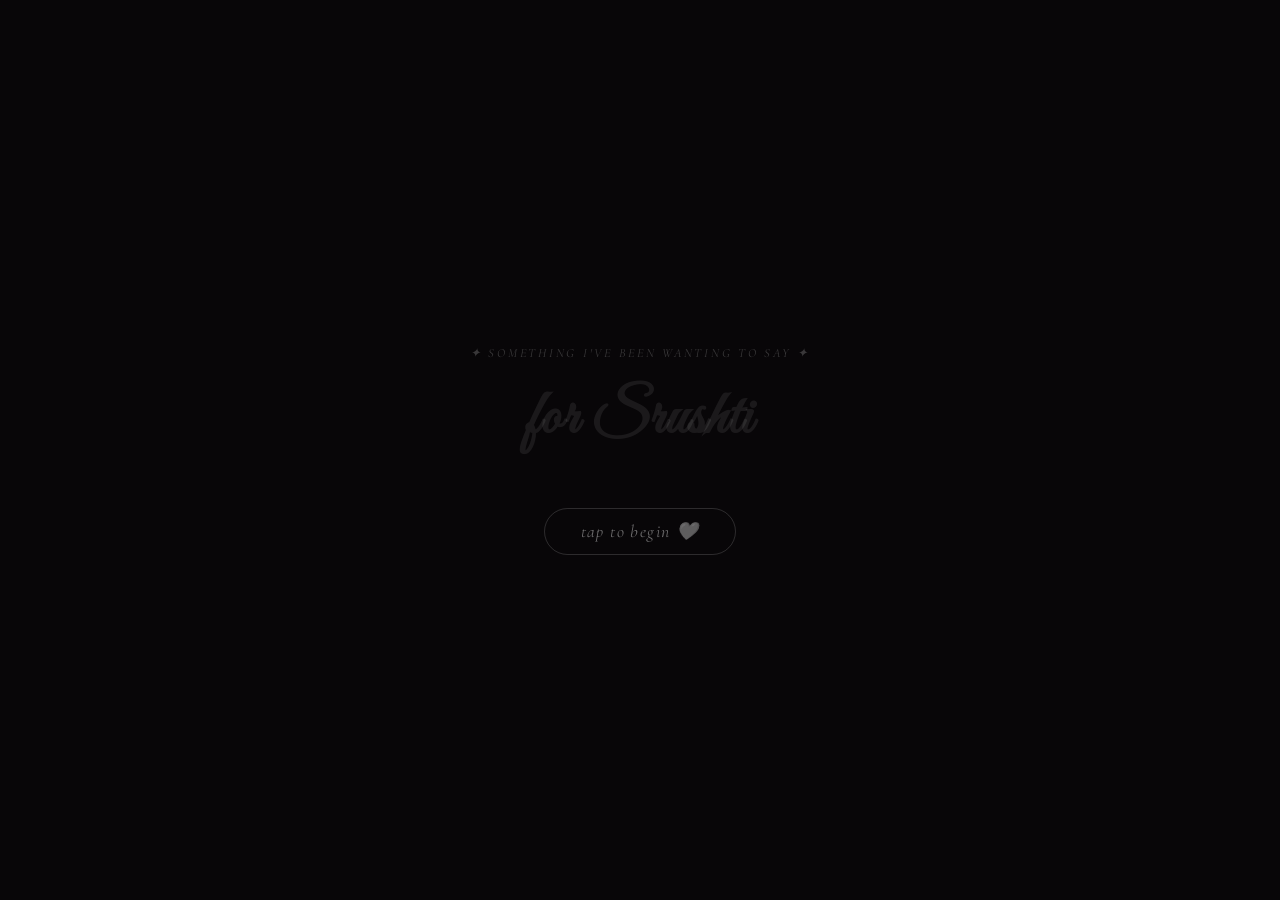
<file: letter.html>
<!DOCTYPE html>
<html lang="en">

<head>
    <meta charset="UTF-8">
    <title>for srushti 🤍</title>
    <link
        href="https://fonts.googleapis.com/css2?family=Cormorant+Garamond:ital,wght@0,300;1,300;1,400;1,500&family=Great+Vibes&display=swap"
        rel="stylesheet">
    <style>
        *,
        *::before,
        *::after {
            box-sizing: border-box;
            margin: 0;
            padding: 0;
        }

        html,
        body {
            height: 100%;
            overflow: hidden;
            background: #080608;
            font-family: 'Cormorant Garamond', serif;
            color: #f0e8f0;
            cursor: default;
            user-select: none;
        }

        /* ── Grain overlay — static PNG pattern, no SVG filter ── */
        body::before {
            content: '';
            position: fixed;
            inset: 0;
            background-image: url("[data-uri]");
            pointer-events: none;
            z-index: 100;
            opacity: 0.025;
        }

        /* ── Ambient glow — static, no animation ── */
        .ambient {
            position: fixed;
            inset: 0;
            background:
                radial-gradient(ellipse at 30% 40%, rgba(180, 60, 120, 0.07) 0%, transparent 60%),
                radial-gradient(ellipse at 70% 60%, rgba(100, 40, 160, 0.06) 0%, transparent 60%);
            pointer-events: none;
            z-index: 0;
            contain: strict;
        }

        /* ── Music player ── */
        .music-bar {
            position: fixed;
            top: 1.8rem;
            right: 2rem;
            z-index: 50;
            display: flex;
            align-items: center;
            gap: 10px;
            opacity: 0;
            transition: opacity 0.8s ease;
        }

        .music-bar.show {
            opacity: 1;
        }

        .music-btn {
            background: rgba(255, 255, 255, 0.06);
            border: 1px solid rgba(255, 255, 255, 0.1);
            border-radius: 50px;
            padding: 6px 14px;
            color: rgba(255, 255, 255, 0.5);
            font-family: 'Cormorant Garamond', serif;
            font-style: italic;
            font-size: 0.82rem;
            cursor: pointer;
            transition: all 0.3s ease;
            letter-spacing: 0.06em;
        }

        .music-btn:hover {
            background: rgba(255, 255, 255, 0.1);
            color: rgba(255, 255, 255, 0.8);
        }

        .music-eq {
            display: flex;
            align-items: flex-end;
            gap: 2px;
            height: 14px;
        }

        .music-eq span {
            width: 2px;
            background: rgba(220, 100, 150, 0.7);
            border-radius: 2px;
            animation: eq 1s ease-in-out infinite;
            will-change: transform;
        }

        .music-eq span:nth-child(1) {
            animation-delay: 0s;
            height: 6px;
        }

        .music-eq span:nth-child(2) {
            animation-delay: 0.2s;
            height: 10px;
        }

        .music-eq span:nth-child(3) {
            animation-delay: 0.1s;
            height: 8px;
        }

        .music-eq span:nth-child(4) {
            animation-delay: 0.3s;
            height: 12px;
        }

        .music-eq span:nth-child(5) {
            animation-delay: 0.15s;
            height: 7px;
        }

        @keyframes eq {

            0%,
            100% {
                transform: scaleY(1);
            }

            50% {
                transform: scaleY(0.3);
            }
        }

        .music-eq.paused span {
            animation-play-state: paused;
        }

        /* ── Tap to begin screen ── */
        #intro-screen {
            position: fixed;
            inset: 0;
            z-index: 200;
            display: flex;
            flex-direction: column;
            align-items: center;
            justify-content: center;
            gap: 1.2rem;
            background: #080608;
            transition: opacity 1.2s ease;
        }

        #intro-screen.fade-out {
            opacity: 0;
            pointer-events: none;
        }

        .intro-label {
            font-style: italic;
            font-size: 0.78rem;
            letter-spacing: 0.22em;
            text-transform: uppercase;
            color: rgba(255, 255, 255, 0.2);
            animation: introPulse 2.5s ease-in-out infinite;
        }

        .intro-title {
            font-family: 'Great Vibes', cursive;
            font-size: clamp(2.4rem, 8vw, 3.8rem);
            color: rgba(255, 255, 255, 0.08);
            letter-spacing: 0.02em;
        }

        .tap-btn {
            margin-top: 2rem;
            padding: 12px 36px;
            border-radius: 50px;
            border: 1px solid rgba(255, 255, 255, 0.15);
            background: transparent;
            color: rgba(255, 255, 255, 0.4);
            font-family: 'Cormorant Garamond', serif;
            font-style: italic;
            font-size: 1.1rem;
            cursor: pointer;
            transition: all 0.4s ease;
            letter-spacing: 0.08em;
            animation: introPulse 2.5s ease-in-out infinite;
        }

        .tap-btn:hover {
            border-color: rgba(220, 100, 150, 0.5);
            color: rgba(255, 255, 255, 0.8);
            background: rgba(220, 100, 150, 0.05);
        }

        @keyframes introPulse {

            0%,
            100% {
                opacity: 0.6;
            }

            50% {
                opacity: 1;
            }
        }

        /* ── Main stage ── */
        #stage {
            position: fixed;
            inset: 0;
            z-index: 10;
            display: flex;
            flex-direction: column;
            align-items: center;
            justify-content: center;
            padding: 2rem 1.5rem;
        }

        /* ── Line counter ── */
        .counter {
            position: fixed;
            bottom: 2rem;
            left: 50%;
            transform: translateX(-50%);
            display: flex;
            gap: 7px;
            z-index: 20;
            opacity: 0;
            transition: opacity 0.6s ease;
        }

        .counter.show {
            opacity: 1;
        }

        .counter-dot {
            width: 5px;
            height: 5px;
            border-radius: 50%;
            background: rgba(255, 255, 255, 0.15);
            transition: background 0.4s ease, transform 0.4s ease;
        }

        .counter-dot.active {
            background: rgba(220, 100, 150, 0.8);
            transform: scale(1.4);
        }

        .counter-dot.done {
            background: rgba(220, 100, 150, 0.3);
        }

        /* ── The line itself ── */
        .line-wrap {
            text-align: center;
            max-width: 680px;
            width: 100%;
            position: relative;
        }

        .line-num {
            font-size: 2.0rem;
            letter-spacing: 0.2em;
            text-transform: uppercase;
            color: rgba(220, 100, 150, 0.4);
            margin-bottom: 1.2rem;
            opacity: 0;
            transform: translateY(10px);
            transition: opacity 0.8s ease, transform 0.8s ease;
        }

        .line-num.show {
            opacity: 1;
            transform: translateY(0);
        }

        .line-text {
            font-style: italic;
            font-weight: 300;
            font-size: clamp(1.3rem, 3.5vw, 1.85rem);
            line-height: 1.7;
            color: rgba(240, 232, 240, 0);
            text-shadow: 0 0 40px rgba(220, 100, 150, 0);
            transition: color 1.4s ease, text-shadow 1.4s ease;
            letter-spacing: 0.01em;
            will-change: color;
        }

        .line-text.show {
            color: rgba(240, 232, 240, 0.9);
            text-shadow: 0 0 60px rgba(220, 100, 150, 0.08);
        }

        .line-text.hide {
            color: rgba(240, 232, 240, 0);
            text-shadow: 0 0 0 rgba(220, 100, 150, 0);
        }

        /* Special styling for closing lines */
        .line-text.closing {
            font-size: clamp(1.1rem, 3vw, 1.5rem);
            color: rgba(240, 232, 240, 0);
        }

        .line-text.closing.show {
            color: rgba(240, 232, 240, 0.65);
        }

        .line-text.library {
            font-size: clamp(1.2rem, 3.2vw, 1.65rem);
            color: rgba(240, 232, 240, 0);
        }

        .line-text.library.show {
            color: rgba(240, 232, 240, 0.85);
        }

        .line-text.signature {
            font-family: 'Great Vibes', cursive;
            font-style: normal;
            font-size: clamp(2.2rem, 7vw, 3.5rem);
            color: rgba(220, 100, 150, 0);
            text-shadow: 0 0 0 rgba(220, 100, 150, 0);
            transition: color 2s ease, text-shadow 2s ease;
        }

        .line-text.signature.show {
            color: rgba(220, 100, 150, 0.9);
            text-shadow: 0 0 40px rgba(220, 100, 150, 0.2);
        }

        /* ── Next hint ── */
        .next-hint {
            position: fixed;
            bottom: 4.5rem;
            left: 50%;
            transform: translateX(-50%);
            font-style: italic;
            font-size: 0.78rem;
            color: rgba(255, 255, 255, 0.18);
            letter-spacing: 0.12em;
            z-index: 20;
            opacity: 0;
            transition: opacity 0.6s ease;
            white-space: nowrap;
        }

        .next-hint.show {
            opacity: 1;
        }

        /* ── Tap anywhere area ── */
        #tap-area {
            position: fixed;
            inset: 0;
            z-index: 15;
            cursor: pointer;
        }

        /* ── Thin top line accent ── */
        .top-line {
            position: fixed;
            top: 0;
            left: 0;
            right: 0;
            height: 1px;
            background: linear-gradient(to right, transparent, rgba(220, 100, 150, 0.3), transparent);
            z-index: 20;
            opacity: 0;
            transition: opacity 1s ease;
        }

        .top-line.show {
            opacity: 1;
        }

        /* ── Particle hearts ── */
        .particle {
            position: fixed;
            pointer-events: none;
            z-index: 5;
            font-size: 0.9rem;
            color: rgba(220, 100, 150, 0.3);
            animation: particleDrift linear infinite;
            will-change: transform;
            transform: translateZ(0);
        }

        @keyframes particleDrift {
            0% {
                transform: translateY(100vh) rotate(0deg);
                opacity: 0;
            }

            10% {
                opacity: 1;
            }

            90% {
                opacity: 0.4;
            }

            100% {
                transform: translateY(-10vh) rotate(360deg);
                opacity: 0;
            }
        }
    </style>
</head>

<body>

    <div class="ambient"></div>
    <div class="top-line" id="topLine"></div>

    <!-- Particle hearts -->
    <div id="particles"></div>

    <!-- Music bar -->
    <div class="music-bar" id="musicBar">
        <div class="music-eq" id="musicEq">
            <span></span><span></span><span></span><span></span><span></span>
        </div>
        <button class="music-btn" id="musicBtn" onclick="toggleMusic()">The Walls — Chase Atlantic</button>
    </div>

    <!-- Intro / tap to begin -->
    <div id="intro-screen">
        <p class="intro-label">✦ something i've been wanting to say ✦</p>
        <h1 class="intro-title">for Srushti</h1>
        <button class="tap-btn" onclick="begin()">tap to begin 🤍</button>
    </div>

    <!-- Main stage -->
    <div id="stage">
        <div class="line-wrap">
            <div class="line-num" id="lineNum"></div>
            <div class="line-text" id="lineText"></div>
        </div>
    </div>

    <!-- Tap anywhere -->
    <div id="tap-area" onclick="next()"></div>

    <!-- Dot counter -->
    <div class="counter" id="counter"></div>
    <div class="next-hint" id="nextHint">tap anywhere to continue</div>


    <audio id="bgMusic" loop>
        <source src="assets/the-walls.mp3" type="audio/mpeg">
    </audio>

    <script>
        const lines = [
            { num: "i notice", text: "how your eyes go all big and soft when you look at me — like I'm somehow your favourite thing in the room.", type: "normal" },
            { num: "i notice", text: "how you never once forget to bring me Choki Choki when we meet. Every single time, without fail — like loving me is just something you do without thinking.", type: "normal" },
            { num: "i notice", text: "how you wear the things I love on you. You probably think I don't remember what I said. But I do. And so do you.", type: "normal" },
            { num: "i notice", text: "how you rest your head on my shoulder like it was made for you. It was.", type: "normal" },
            { num: "i notice", text: "how you hold my hand — quietly, naturally, like it's the most normal thing in the world. It is the best feeling in the world.", type: "normal" },
            { num: "i notice", text: "how everything gets peaceful the moment we're together. Like the world lowers its volume just for us.", type: "normal" },
            { num: "i notice", text: "how kind you are — to animals, to strangers, to people who have nothing to give you back. That kind of kindness is rare. So are you.", type: "normal" },
            { num: "i notice", text: "how you think of me first. Before yourself, sometimes. I see that more than you know.", type: "normal" },
            { num: "i notice", text: "every single effort you put into me. You made my birthday feel like the most important day in the world. I don't think I ever told you how much that meant.", type: "normal" },
            { num: "i notice", text: "how you put your leg on my thighs like it's the most natural thing — and honestly? it is. you just fit.", type: "normal" },
            { num: "", text: "There are a thousand more things I notice about you every single day. I'd need a whole library and still run out of pages.", type: "library" },
            { num: "", text: "but for now, just know — I see you. All of you. Every quiet, beautiful, wonderful thing you are.", type: "closing" },
            { num: "", text: "yours, Ranjeet", type: "signature" },
        ];

        let current = -1;
        let isAnimating = false;
        let musicPlaying = false;
        const audio = document.getElementById('bgMusic');

        // Build dot counter (only for the 10 main lines)
        const counter = document.getElementById('counter');
        for (let i = 0; i < 10; i++) {
            const dot = document.createElement('div');
            dot.classList.add('counter-dot');
            dot.id = `dot-${i}`;
            counter.appendChild(dot);
        }

        // Build particles
        const particleEl = document.getElementById('particles');
        const pChars = ['♡', '✦', '·'];
        for (let i = 0; i < 5; i++) {
            const p = document.createElement('div');
            p.classList.add('particle');
            p.textContent = pChars[i % pChars.length];
            p.style.left = (10 + Math.random() * 80) + 'vw';
            p.style.animationDuration = (20 + Math.random() * 20) + 's';
            p.style.animationDelay = (Math.random() * 15) + 's';
            p.style.fontSize = (0.6 + Math.random() * 0.6) + 'rem';
            particleEl.appendChild(p);
        }

        function begin() {
            const introScreen = document.getElementById('intro-screen');
            introScreen.classList.add('fade-out');

            // Try to play music
            if (audio) {
                audio.volume = 0;
                audio.play().then(() => {
                    musicPlaying = true;
                    fadeInAudio();
                    document.getElementById('musicBar').classList.add('show');
                    document.getElementById('musicEq').classList.remove('paused');
                }).catch(() => { });
            }

            setTimeout(() => {
                introScreen.style.display = 'none';
                document.getElementById('topLine').classList.add('show');
                document.getElementById('counter').classList.add('show');
                document.getElementById('nextHint').classList.add('show');
                setTimeout(() => next(), 600);
            }, 1200);
        }

        function fadeInAudio() {
            if (!audio) return;
            let vol = 0;
            const interval = setInterval(() => {
                vol = Math.min(vol + 0.02, 0.35);
                audio.volume = vol;
                if (vol >= 0.35) clearInterval(interval);
            }, 150);
        }

        function toggleMusic() {
            if (!audio) {
                // No audio file - open Spotify
                window.open('https://open.spotify.com/track/5pXui9rkf5W90DgZobuDiK', '_blank');
                return;
            }
            if (musicPlaying) {
                audio.pause();
                musicPlaying = false;
                document.getElementById('musicEq').classList.add('paused');
                document.getElementById('musicBtn').textContent = '▶ The Walls — Chase Atlantic';
            } else {
                audio.play();
                musicPlaying = true;
                document.getElementById('musicEq').classList.remove('paused');
                document.getElementById('musicBtn').textContent = 'The Walls — Chase Atlantic';
            }
        }

        function next() {
            if (isAnimating) return;
            isAnimating = true;

            const lineText = document.getElementById('lineText');
            const lineNum = document.getElementById('lineNum');
            const nextHint = document.getElementById('nextHint');

            // Hide current line
            if (current >= 0) {
                lineText.classList.remove('show');
                lineText.classList.add('hide');
                lineNum.classList.remove('show');

                // Update dot
                if (current < 10) {
                    document.getElementById(`dot-${current}`)?.classList.remove('active');
                    document.getElementById(`dot-${current}`)?.classList.add('done');
                }
            }

            current++;

            if (current >= lines.length) {
                // End — nothing more
                isAnimating = false;
                return;
            }

            const line = lines[current];

            setTimeout(() => {
                // Set new content
                lineNum.textContent = line.num;
                lineText.textContent = line.text;

                // Reset classes
                lineText.className = 'line-text';
                if (line.type === 'closing') lineText.classList.add('closing');
                if (line.type === 'library') lineText.classList.add('library');
                if (line.type === 'signature') lineText.classList.add('signature');

                // Show
                setTimeout(() => {
                    lineText.classList.add('show');
                    if (line.num) lineNum.classList.add('show');

                    // Update dot
                    if (current < 10) {
                        document.getElementById(`dot-${current}`)?.classList.add('active');
                    }

                    // Hide counter and hint on closing lines
                    if (line.type === 'closing' || line.type === 'library' || line.type === 'signature') {
                        document.getElementById('counter').classList.remove('show');
                    }

                    // On signature — hide tap hint
                    if (line.type === 'signature') {
                        nextHint.classList.remove('show');
                    }

                    isAnimating = false;
                }, 100);

            }, current === 0 ? 200 : 700);
        }

        // Keyboard support
        document.addEventListener('keydown', (e) => {
            if (e.code === 'Space' || e.code === 'ArrowRight' || e.code === 'Enter') next();
        });
    </script>
</body>

</html>
</file>
<file: style.css>
:root {
    --rose: #e8547a;
    --blush: #f9c6d0;
    --petal: #fde8f0;
    --lilac: #d4aee8;
    --deep: #8b1a4a;
    --soft: #f5e0ea;
    --text: #5c1a36;
    --gold: #e8a87c;
}

*, *::before, *::after {
    box-sizing: border-box;
    margin: 0;
    padding: 0;
}

body {
    min-height: 100vh;
    display: flex;
    justify-content: center;
    align-items: center;
    background: 
        radial-gradient(ellipse at 20% 20%, #ffd6e8 0%, transparent 50%),
        radial-gradient(ellipse at 80% 80%, #e8d5f5 0%, transparent 50%),
        radial-gradient(ellipse at 50% 50%, #fff0f5 0%, transparent 70%),
        linear-gradient(135deg, #fff0f7, #f0e4ff);
    font-family: 'Cormorant Garamond', serif;
    overflow: hidden;
    cursor: url("data:image/svg+xml,%3Csvg xmlns='http://www.w3.org/2000/svg' width='32' height='32' viewBox='0 0 32 32'%3E%3Ctext y='24' font-size='22'%3E💗%3C/text%3E%3C/svg%3E"), auto;
}

/* ── Floating Hearts Background ── */
.hearts-bg {
    position: fixed;
    inset: 0;
    pointer-events: none;
    z-index: 0;
    overflow: hidden;
}

.float-heart {
    position: absolute;
    bottom: -3rem;
    color: var(--rose);
    animation: floatUp linear infinite;
    pointer-events: none;
}

@keyframes floatUp {
    0%   { transform: translateY(0) rotate(0deg) scale(1); opacity: 0; }
    10%  { opacity: 1; }
    90%  { opacity: 0.8; }
    100% { transform: translateY(-110vh) rotate(30deg) scale(0.5); opacity: 0; }
}

/* ── Petals ── */
.petals {
    position: fixed;
    inset: 0;
    pointer-events: none;
    z-index: 0;
    overflow: hidden;
}

.petal {
    position: absolute;
    top: -20px;
    border-radius: 50% 0 50% 0;
    background: linear-gradient(135deg, #ffb7c5, #f9c6d0);
    box-shadow: inset 0 0 6px rgba(255, 255, 255, 0.6);
    animation: fallPetal ease-in-out infinite;
    opacity: 0.7;
}

@keyframes fallPetal {
    0%   { transform: translateY(0) rotate(0deg) translateX(0); opacity: 0; }
    10%  { opacity: 0.8; }
    50%  { transform: translateY(50vh) rotate(180deg) translateX(40px); }
    90%  { opacity: 0.6; }
    100% { transform: translateY(110vh) rotate(360deg) translateX(-20px); opacity: 0; }
}

/* ── Main Container ── */
.container {
    position: relative;
    z-index: 10;
    text-align: center;
    padding: 3.5rem 4rem;
    background: rgba(255, 248, 252, 0.65);
    backdrop-filter: blur(20px);
    -webkit-backdrop-filter: blur(20px);
    border-radius: 30px;
    border: 1.5px solid rgba(255, 180, 210, 0.5);
    box-shadow:
        0 0 0 6px rgba(255, 220, 235, 0.25),
        0 20px 60px rgba(180, 50, 100, 0.12),
        0 4px 20px rgba(255, 150, 180, 0.2),
        inset 0 1px 0 rgba(255, 255, 255, 0.8);
    animation: fadeInUp 1.4s cubic-bezier(0.16, 1, 0.3, 1) both;
    max-width: 420px;
    width: 90vw;
}

.container::before {
    content: '';
    position: absolute;
    inset: -1px;
    border-radius: 31px;
    background: linear-gradient(135deg, rgba(255,180,210,0.4), rgba(200,150,255,0.2), rgba(255,180,210,0.3));
    z-index: -1;
}

@keyframes fadeInUp {
    from { opacity: 0; transform: translateY(40px) scale(0.96); }
    to   { opacity: 1; transform: translateY(0) scale(1); }
}

/* ── Badge ── */
.badge {
    font-family: 'Cormorant Garamond', serif;
    font-size: 0.78rem;
    letter-spacing: 0.18em;
    text-transform: uppercase;
    color: var(--rose);
    margin-bottom: 1.2rem;
    opacity: 0.8;
    animation: fadeInUp 1.4s 0.2s both;
}

/* ── Heading ── */
h1 {
    font-family: 'Great Vibes', cursive;
    font-size: 4.2rem;
    color: var(--deep);
    line-height: 1.1;
    letter-spacing: 0.01em;
    animation: fadeInUp 1.4s 0.3s both;
    text-shadow: 0 2px 20px rgba(140, 26, 74, 0.15);
}

/* ── Heart Divider ── */
.heart-divider {
    display: flex;
    align-items: center;
    justify-content: center;
    gap: 12px;
    margin: 1rem 0;
    animation: fadeInUp 1.4s 0.4s both;
}

.heart-divider .line {
    flex: 1;
    height: 1px;
    background: linear-gradient(to right, transparent, rgba(232, 84, 122, 0.4), transparent);
}

.big-heart {
    font-size: 1.6rem;
    color: var(--rose);
    animation: heartbeat 1.6s ease-in-out infinite;
}

@keyframes heartbeat {
    0%, 100% { transform: scale(1); }
    14%       { transform: scale(1.3); }
    28%       { transform: scale(1); }
    42%       { transform: scale(1.2); }
    70%       { transform: scale(1); }
}

/* ── Byline ── */
.byline {
    font-family: 'Cormorant Garamond', serif;
    font-size: 1.25rem;
    font-weight: 300;
    font-style: italic;
    color: var(--text);
    margin-bottom: 0.4rem;
    animation: fadeInUp 1.4s 0.5s both;
}

.byline em {
    font-style: normal;
    font-weight: 500;
    color: var(--rose);
    border-bottom: 1px dotted rgba(232, 84, 122, 0.5);
}

.sub {
    font-size: 0.95rem;
    font-weight: 300;
    color: rgba(92, 26, 54, 0.55);
    margin-bottom: 0.2rem;
    animation: fadeInUp 1.4s 0.6s both;
    letter-spacing: 0.04em;
}

/* ── Button ── */
button {
    margin-top: 2rem;
    padding: 0;
    border: none;
    border-radius: 50px;
    background: linear-gradient(135deg, #e8547a, #c44fa8);
    cursor: pointer;
    position: relative;
    animation: fadeInUp 1.4s 0.7s both;
    box-shadow:
        0 6px 24px rgba(196, 79, 168, 0.35),
        0 2px 8px rgba(232, 84, 122, 0.4);
    transition: all 0.35s cubic-bezier(0.34, 1.56, 0.64, 1);
}

button::before {
    content: '';
    position: absolute;
    inset: 1px;
    border-radius: 50px;
    background: linear-gradient(135deg, rgba(255,255,255,0.2), transparent);
    pointer-events: none;
}

.btn-inner {
    display: block;
    padding: 13px 36px;
    font-family: 'Cormorant Garamond', serif;
    font-size: 1.15rem;
    font-style: italic;
    font-weight: 500;
    letter-spacing: 0.06em;
    color: #fff;
    position: relative;
    z-index: 1;
}

button:hover {
    transform: translateY(-3px) scale(1.06);
    box-shadow:
        0 12px 36px rgba(196, 79, 168, 0.45),
        0 4px 14px rgba(232, 84, 122, 0.5);
    background: linear-gradient(135deg, #f06090, #d460b8);
}

button:active {
    transform: scale(0.97);
}

/* ── Sparkles on hover ── */
button:hover::after {
    content: '✨';
    position: absolute;
    top: -1.4rem;
    right: -1rem;
    font-size: 1.2rem;
    animation: sparkle 0.5s ease forwards;
    pointer-events: none;
}

@keyframes sparkle {
    from { opacity: 0; transform: scale(0) rotate(-30deg); }
    60%  { opacity: 1; transform: scale(1.2) rotate(10deg); }
    to   { opacity: 0; transform: scale(0.8) rotate(20deg) translateY(-10px); }
}
</file>
<file: about-style.css>
:root {
    --rose: #e8547a;
    --deep: #8b1a4a;
    --text: #5c1a36;
}

*, *::before, *::after { box-sizing: border-box; margin: 0; padding: 0; }

body {
    min-height: 100vh;
    display: flex;
    justify-content: center;
    align-items: center;
    background:
        radial-gradient(ellipse at 20% 20%, #ffd6e8 0%, transparent 50%),
        radial-gradient(ellipse at 80% 80%, #e8d5f5 0%, transparent 50%),
        linear-gradient(135deg, #fff0f7, #f0e4ff);
    font-family: 'Cormorant Garamond', serif;
    overflow: hidden;
    cursor: url("data:image/svg+xml,%3Csvg xmlns='http://www.w3.org/2000/svg' width='32' height='32' viewBox='0 0 32 32'%3E%3Ctext y='24' font-size='22'%3E💗%3C/text%3E%3C/svg%3E"), auto;
}

/* ── Floating Hearts ── */
.hearts-bg { position: fixed; inset: 0; pointer-events: none; z-index: 0; overflow: hidden; }
.float-heart {
    position: absolute; bottom: -3rem; color: var(--rose);
    animation: floatUp linear infinite; pointer-events: none;
}
@keyframes floatUp {
    0%   { transform: translateY(0) rotate(0deg) scale(1); opacity: 0; }
    10%  { opacity: 1; }
    90%  { opacity: 0.8; }
    100% { transform: translateY(-110vh) rotate(30deg) scale(0.5); opacity: 0; }
}

/* ── Petals ── */
.petals { position: fixed; inset: 0; pointer-events: none; z-index: 0; overflow: hidden; }
.petal {
    position: absolute; top: -20px;
    border-radius: 50% 0 50% 0;
    background: linear-gradient(135deg, #ffb7c5, #f9c6d0);
    animation: fallPetal ease-in-out infinite; opacity: 0.7;
}
@keyframes fallPetal {
    0%   { transform: translateY(0) rotate(0deg) translateX(0); opacity: 0; }
    10%  { opacity: 0.8; }
    50%  { transform: translateY(50vh) rotate(180deg) translateX(40px); }
    100% { transform: translateY(110vh) rotate(360deg) translateX(-20px); opacity: 0; }
}

/* ── Card ── */
.container {
    position: relative; z-index: 10; text-align: center;
    padding: 3.2rem 3.8rem;
    background: rgba(255, 248, 252, 0.68);
    backdrop-filter: blur(20px);
    -webkit-backdrop-filter: blur(20px);
    border-radius: 30px;
    border: 1.5px solid rgba(255, 180, 210, 0.5);
    box-shadow:
        0 0 0 6px rgba(255, 220, 235, 0.2),
        0 20px 60px rgba(180, 50, 100, 0.12),
        inset 0 1px 0 rgba(255,255,255,0.8);
    animation: fadeInUp 1.2s cubic-bezier(0.16, 1, 0.3, 1) both;
    max-width: 420px; width: 90vw;
    transition: box-shadow 0.4s ease;
}

.container.success-glow {
    box-shadow:
        0 0 0 6px rgba(255, 180, 210, 0.4),
        0 20px 80px rgba(232, 84, 122, 0.3),
        0 0 60px rgba(255, 100, 160, 0.25),
        inset 0 1px 0 rgba(255,255,255,0.8);
}

@keyframes fadeInUp {
    from { opacity: 0; transform: translateY(40px) scale(0.96); }
    to   { opacity: 1; transform: translateY(0) scale(1); }
}

/* ── Lock Icon ── */
.lock-icon {
    font-size: 3rem;
    margin-bottom: 0.6rem;
    display: block;
    animation: fadeInUp 1.2s 0.1s both;
    transition: all 0.3s ease;
}

@keyframes bounceIn {
    0%   { transform: scale(0.5) rotate(-15deg); }
    60%  { transform: scale(1.3) rotate(5deg); }
    100% { transform: scale(1) rotate(0deg); }
}

/* ── Heading ── */
h1 {
    font-family: 'Great Vibes', cursive;
    font-size: 3.8rem;
    color: var(--deep);
    animation: fadeInUp 1.2s 0.2s both;
    text-shadow: 0 2px 20px rgba(140, 26, 74, 0.15);
}

/* ── Heart Divider ── */
.heart-divider {
    display: flex; align-items: center; justify-content: center;
    gap: 12px; margin: 0.9rem 0;
    animation: fadeInUp 1.2s 0.3s both;
}
.heart-divider .line {
    flex: 1; height: 1px;
    background: linear-gradient(to right, transparent, rgba(232,84,122,0.4), transparent);
}
.big-heart {
    font-size: 1.4rem; color: var(--rose);
    animation: heartbeat 1.6s ease-in-out infinite;
}
@keyframes heartbeat {
    0%, 100% { transform: scale(1); }
    14%       { transform: scale(1.3); }
    28%       { transform: scale(1); }
    42%       { transform: scale(1.2); }
}

/* ── Hint ── */
.hint-label {
    font-size: 0.75rem; letter-spacing: 0.18em; text-transform: uppercase;
    color: var(--rose); opacity: 0.7; margin-bottom: 0.3rem;
    animation: fadeInUp 1.2s 0.35s both;
}
.hint {
    font-style: italic; font-size: 1.15rem; font-weight: 300;
    color: var(--text); opacity: 0.75; margin-bottom: 1.6rem;
    animation: fadeInUp 1.2s 0.4s both;
}

/* ── Input ── */
.input-wrap {
    position: relative; margin-bottom: 0.5rem;
    animation: fadeInUp 1.2s 0.5s both;
}

input {
    width: 100%;
    padding: 13px 48px 13px 20px;
    border-radius: 50px;
    border: 1.5px solid rgba(232, 84, 122, 0.35);
    background: rgba(255, 240, 248, 0.7);
    font-family: 'Cormorant Garamond', serif;
    font-size: 1.1rem;
    font-style: italic;
    color: var(--text);
    outline: none;
    transition: border 0.3s ease, box-shadow 0.3s ease;
    text-align: center;
    letter-spacing: 0.12em;
}

input::placeholder { color: rgba(92, 26, 54, 0.35); }

input:focus {
    border-color: rgba(232, 84, 122, 0.65);
    box-shadow: 0 0 0 4px rgba(232, 84, 122, 0.1), 0 4px 16px rgba(232, 84, 122, 0.15);
}

.eye-toggle {
    position: absolute; right: 16px; top: 50%;
    transform: translateY(-50%);
    cursor: pointer; font-size: 1rem; opacity: 0.5;
    transition: opacity 0.2s;
    user-select: none;
}
.eye-toggle:hover { opacity: 0.9; }

/* ── Error ── */
.error-msg {
    display: none;
    font-style: italic; font-size: 0.95rem;
    color: var(--rose); margin: 0.5rem 0 0.8rem;
    animation: fadeInUp 0.4s ease;
}

/* ── Shake ── */
@keyframes shake {
    0%, 100% { transform: translateX(0); }
    15%       { transform: translateX(-8px) rotate(-1deg); }
    30%       { transform: translateX(8px) rotate(1deg); }
    45%       { transform: translateX(-6px); }
    60%       { transform: translateX(6px); }
    75%       { transform: translateX(-3px); }
}
.shake { animation: shake 0.5s cubic-bezier(0.36, 0.07, 0.19, 0.97) both; }

/* ── Button ── */
button {
    margin-top: 1.3rem; padding: 0; border: none;
    border-radius: 50px;
    background: linear-gradient(135deg, #e8547a, #c44fa8);
    cursor: pointer;
    animation: fadeInUp 1.2s 0.6s both;
    box-shadow: 0 6px 24px rgba(196,79,168,0.35), 0 2px 8px rgba(232,84,122,0.4);
    transition: all 0.35s cubic-bezier(0.34, 1.56, 0.64, 1);
    position: relative;
}
button::before {
    content: '';position: absolute; inset: 1px; border-radius: 50px;
    background: linear-gradient(135deg, rgba(255,255,255,0.2), transparent);
    pointer-events: none;
}
.btn-inner {
    display: block; padding: 13px 38px;
    font-family: 'Cormorant Garamond', serif;
    font-size: 1.15rem; font-style: italic; font-weight: 500;
    letter-spacing: 0.06em; color: #fff;
}
button:hover {
    transform: translateY(-3px) scale(1.06);
    box-shadow: 0 12px 36px rgba(196,79,168,0.45), 0 4px 14px rgba(232,84,122,0.5);
}
button:active { transform: scale(0.97); }

/* ── Sub ── */
.sub {
    font-size: 0.9rem; font-weight: 300; font-style: italic;
    color: rgba(92,26,54,0.45); margin-top: 1.2rem;
    animation: fadeInUp 1.2s 0.7s both;
}

/* ── Heart Burst ── */
@keyframes burstOut {
    0%   { transform: translate(-50%, -50%) translate(0, 0) scale(0); opacity: 1; }
    80%  { opacity: 1; }
    100% { transform: translate(-50%, -50%) translate(var(--dx), var(--dy)) scale(1); opacity: 0; }
}
</file>
